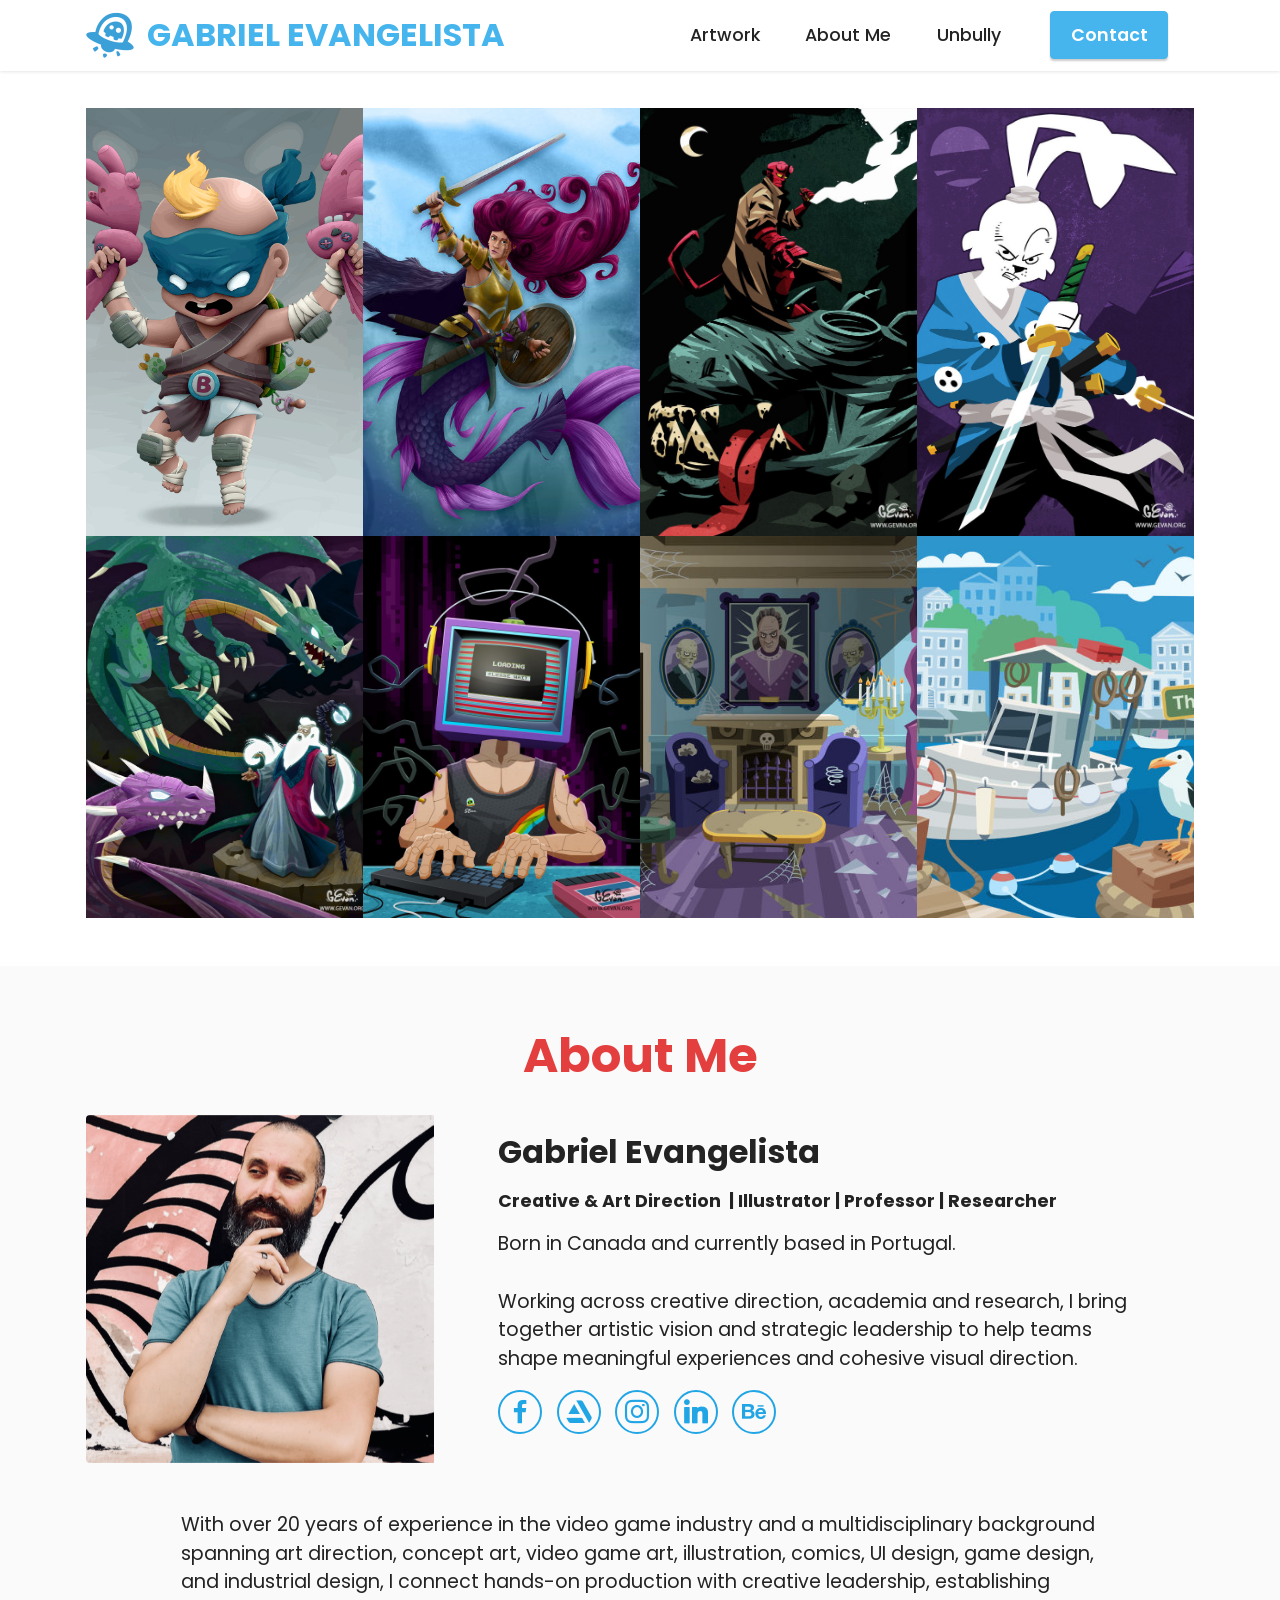
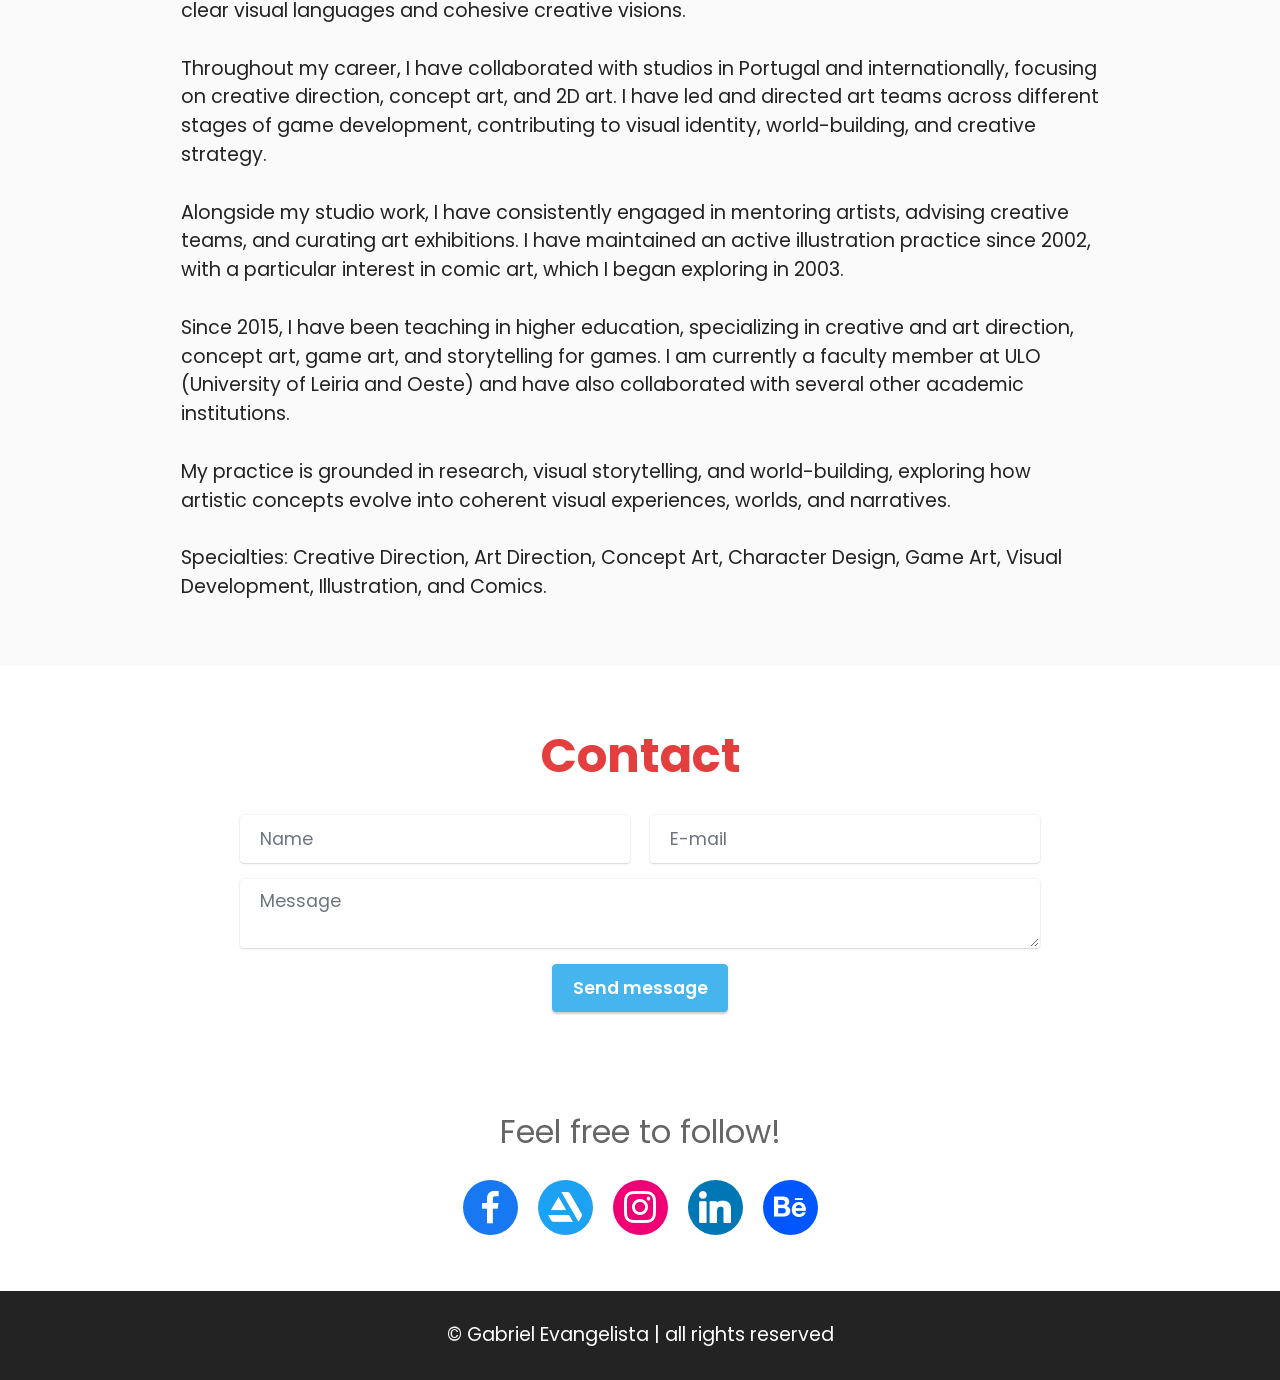
<file: index.html>
<!DOCTYPE html>
<html  >
<head>
  <!-- Site made with Mobirise Website Builder v6.1.12, https://mobirise.com -->
  <meta charset="UTF-8">
  <meta http-equiv="X-UA-Compatible" content="IE=edge">
  <meta name="generator" content="Mobirise v6.1.12, mobirise.com">
  <meta name="viewport" content="width=device-width, initial-scale=1, minimum-scale=1">
  <link rel="shortcut icon" href="assets/images/siteicon-96x96.png" type="image/x-icon">
  <meta name="description" content="">
  
  
  <title>GEvan..</title>
  <link rel="stylesheet" href="assets/web/assets/mobirise-icons2/mobirise2.css">
  <link rel="stylesheet" href="assets/bootstrap/css/bootstrap.min.css">
  <link rel="stylesheet" href="assets/animatecss/animate.css">
  <link rel="stylesheet" href="assets/dropdown/css/style.css">
  <link rel="stylesheet" href="assets/socicon/css/styles.css">
  <link rel="stylesheet" href="assets/theme/css/style.css">
  <link rel="preload" href="https://fonts.googleapis.com/css?family=Poppins:100,100i,200,200i,300,300i,400,400i,500,500i,600,600i,700,700i,800,800i,900,900i&display=swap" as="style" onload="this.onload=null;this.rel='stylesheet'">
  <noscript><link rel="stylesheet" href="https://fonts.googleapis.com/css?family=Poppins:100,100i,200,200i,300,300i,400,400i,500,500i,600,600i,700,700i,800,800i,900,900i&display=swap"></noscript>
  <link rel="preload" as="style" href="assets/mobirise/css/mbr-additional.css?v=KvG4lf"><link rel="stylesheet" href="assets/mobirise/css/mbr-additional.css?v=KvG4lf" type="text/css">

  
  
  
</head>
<body>
  
  <section data-bs-version="5.1" class="menu menu2 cid-sFF0ciwnEL" once="menu" id="menu2-0">
    
    <nav class="navbar navbar-dropdown navbar-fixed-top navbar-expand-lg">
        <div class="container">
            <div class="navbar-brand">
                <span class="navbar-logo">
                    <a href="index.html#gallery4-4">
                        <img src="assets/images/siteicon-96x96.png" alt="" style="height: 3rem;">
                    </a>
                </span>
                <span class="navbar-caption-wrap"><a class="navbar-caption text-info text-primary display-5" href="index.html#gallery4-4">GABRIEL EVANGELISTA</a></span>
            </div>
            <button class="navbar-toggler" type="button" data-toggle="collapse" data-bs-toggle="collapse" data-target="#navbarSupportedContent" data-bs-target="#navbarSupportedContent" aria-controls="navbarNavAltMarkup" aria-expanded="false" aria-label="Toggle navigation">
                <div class="hamburger">
                    <span></span>
                    <span></span>
                    <span></span>
                    <span></span>
                </div>
            </button>
            <div class="collapse navbar-collapse" id="navbarSupportedContent">
                <ul class="navbar-nav nav-dropdown" data-app-modern-menu="true"><li class="nav-item"><a class="nav-link link text-black display-4" href="index.html#gallery4-4">Artwork</a></li><li class="nav-item"><a class="nav-link link text-black display-4" href="index.html#header13-j">About Me</a></li>
                    <li class="nav-item"><a class="nav-link link text-black text-primary display-4" href="https://unbullygame.gevan.art" target="_blank">Unbully</a></li></ul>
                
                <div class="navbar-buttons mbr-section-btn"><a class="btn btn-info display-4" href="index.html#form5-1">
                        Contact<br></a></div>
            </div>
        </div>
    </nav>
</section>

<section data-bs-version="5.1" class="gallery4 mbr-gallery cid-vcxXvM3bCz" id="gallery4-4">
    

    
    

    <div class="container">
        
        <div class="row mbr-gallery mt-4">
            <div class="col-12 col-md-6 col-lg-3 item gallery-image">
                <div class="item-wrapper" data-toggle="modal" data-bs-toggle="modal" data-target="#vwSKFIP4e8-modal" data-bs-target="#vwSKFIP4e8-modal">
                    <img class="w-100" src="assets/images/babyfighter7-644x644.png" alt="Mobirise Website Builder" data-slide-to="0" data-bs-slide-to="0" data-target="#lb-vwSKFIP4e8" data-bs-target="#lb-vwSKFIP4e8">
                    <div class="icon-wrapper">
                        <span class="mobi-mbri mobi-mbri-search mbr-iconfont mbr-iconfont-btn"></span>
                    </div>
                </div>
                
            </div>
            <div class="col-12 col-md-6 col-lg-3 item gallery-image">
                <div class="item-wrapper" data-toggle="modal" data-bs-toggle="modal" data-target="#vwSKFIP4e8-modal" data-bs-target="#vwSKFIP4e8-modal">
                    <img class="w-100" src="assets/images/warriormermaid10-644x644.jpg" alt="Mobirise Website Builder" data-slide-to="1" data-bs-slide-to="1" data-target="#lb-vwSKFIP4e8" data-bs-target="#lb-vwSKFIP4e8">
                    <div class="icon-wrapper">
                        <span class="mobi-mbri mobi-mbri-search mbr-iconfont mbr-iconfont-btn"></span>
                    </div>
                </div>
                
            </div><div class="col-12 col-md-6 col-lg-3 item gallery-image">
                <div class="item-wrapper" data-toggle="modal" data-bs-toggle="modal" data-target="#vwSKFIP4e8-modal" data-bs-target="#vwSKFIP4e8-modal">
                    <img class="w-100" src="assets/images/hellboytribute02-644x915.jpg" alt="Mobirise Website Builder" data-slide-to="2" data-bs-slide-to="2" data-target="#lb-vwSKFIP4e8" data-bs-target="#lb-vwSKFIP4e8">
                    <div class="icon-wrapper">
                        <span class="mobi-mbri mobi-mbri-search mbr-iconfont mbr-iconfont-btn"></span>
                    </div>
                </div>
                
            </div>
            <div class="col-12 col-md-6 col-lg-3 item gallery-image">
                <div class="item-wrapper" data-toggle="modal" data-bs-toggle="modal" data-target="#vwSKFIP4e8-modal" data-bs-target="#vwSKFIP4e8-modal">
                    <img class="w-100" src="assets/images/usagiyojimbo02-644x995.jpg" alt="Mobirise Website Builder" data-slide-to="3" data-bs-slide-to="3" data-target="#lb-vwSKFIP4e8" data-bs-target="#lb-vwSKFIP4e8">
                    <div class="icon-wrapper">
                        <span class="mobi-mbri mobi-mbri-search mbr-iconfont mbr-iconfont-btn"></span>
                    </div>
                </div>
                
            </div>
            <div class="col-12 col-md-6 col-lg-3 item gallery-image">
                <div class="item-wrapper" data-toggle="modal" data-bs-toggle="modal" data-target="#vwSKFIP4e8-modal" data-bs-target="#vwSKFIP4e8-modal">
                    <img class="w-100" src="assets/images/fatherofdragons03-644x833.jpg" alt="Mobirise Website Builder" data-slide-to="4" data-bs-slide-to="4" data-target="#lb-vwSKFIP4e8" data-bs-target="#lb-vwSKFIP4e8">
                    <div class="icon-wrapper">
                        <span class="mobi-mbri mobi-mbri-search mbr-iconfont mbr-iconfont-btn"></span>
                    </div>
                </div>
                
            </div><div class="col-12 col-md-6 col-lg-3 item gallery-image">
                <div class="item-wrapper" data-toggle="modal" data-bs-toggle="modal" data-target="#vwSKFIP4e8-modal" data-bs-target="#vwSKFIP4e8-modal">
                    <img class="w-100" src="assets/images/pushstart-zxspectrum-5-644x888.jpg" alt="Mobirise Website Builder" data-slide-to="5" data-bs-slide-to="5" data-target="#lb-vwSKFIP4e8" data-bs-target="#lb-vwSKFIP4e8">
                    <div class="icon-wrapper">
                        <span class="mobi-mbri mobi-mbri-search mbr-iconfont mbr-iconfont-btn"></span>
                    </div>
                </div>
                
            </div><div class="col-12 col-md-6 col-lg-3 item gallery-image">
                <div class="item-wrapper" data-toggle="modal" data-bs-toggle="modal" data-target="#vwSKFIP4e8-modal" data-bs-target="#vwSKFIP4e8-modal">
                    <img class="w-100" src="assets/images/spookynights03-644x485.jpg" alt="Mobirise Website Builder" data-slide-to="6" data-bs-slide-to="6" data-target="#lb-vwSKFIP4e8" data-bs-target="#lb-vwSKFIP4e8">
                    <div class="icon-wrapper">
                        <span class="mobi-mbri mobi-mbri-search mbr-iconfont mbr-iconfont-btn"></span>
                    </div>
                </div>
                
            </div><div class="col-12 col-md-6 col-lg-3 item gallery-image">
                <div class="item-wrapper" data-toggle="modal" data-bs-toggle="modal" data-target="#vwSKFIP4e8-modal" data-bs-target="#vwSKFIP4e8-modal">
                    <img class="w-100" src="assets/images/smellwater03-644x485.jpg" alt="Mobirise Website Builder" data-slide-to="7" data-bs-slide-to="7" data-target="#lb-vwSKFIP4e8" data-bs-target="#lb-vwSKFIP4e8">
                    <div class="icon-wrapper">
                        <span class="mobi-mbri mobi-mbri-search mbr-iconfont mbr-iconfont-btn"></span>
                    </div>
                </div>
                
            </div>
        </div>

        <div class="modal mbr-slider" tabindex="-1" role="dialog" aria-hidden="true" id="vwSKFIP4e8-modal">
            <div class="modal-dialog" role="document">
                <div class="modal-content">
                    <div class="modal-body">
                        <div class="carousel slide carousel-fade" id="lb-vwSKFIP4e8" data-interval="5000" data-bs-interval="5000">
                            <div class="carousel-inner">
                                <div class="carousel-item active">
                                    <img class="d-block w-100" src="assets/images/babyfighter7-644x644.png" alt="Mobirise Website Builder">
                                </div>
                                <div class="carousel-item">
                                    <img class="d-block w-100" src="assets/images/warriormermaid10-644x644.jpg" alt="Mobirise Website Builder">
                                </div><div class="carousel-item">
                                    <img class="d-block w-100" src="assets/images/hellboytribute02-644x915.jpg" alt="Mobirise Website Builder">
                                </div>
                                <div class="carousel-item">
                                    <img class="d-block w-100" src="assets/images/usagiyojimbo02-644x995.jpg" alt="Mobirise Website Builder">
                                </div>
                                <div class="carousel-item">
                                    <img class="d-block w-100" src="assets/images/fatherofdragons03-644x833.jpg" alt="Mobirise Website Builder">
                                </div><div class="carousel-item">
                                    <img class="d-block w-100" src="assets/images/pushstart-zxspectrum-5-644x888.jpg" alt="Mobirise Website Builder">
                                </div><div class="carousel-item">
                                    <img class="d-block w-100" src="assets/images/spookynights03-644x485.jpg" alt="Mobirise Website Builder">
                                </div><div class="carousel-item">
                                    <img class="d-block w-100" src="assets/images/smellwater03-644x485.jpg" alt="Mobirise Website Builder">
                                </div>
                            </div>
                            <ol class="carousel-indicators">
                                <li data-slide-to="0" data-bs-slide-to="0" class="active" data-target="#lb-vwSKFIP4e8" data-bs-target="#lb-vwSKFIP4e8"></li>
                                <li data-slide-to="1" data-bs-slide-to="1" data-target="#lb-vwSKFIP4e8" data-bs-target="#lb-vwSKFIP4e8"></li><li data-slide-to="2" data-bs-slide-to="2" data-target="#lb-vwSKFIP4e8" data-bs-target="#lb-vwSKFIP4e8"></li>
                                <li data-slide-to="3" data-bs-slide-to="3" data-target="#lb-vwSKFIP4e8" data-bs-target="#lb-vwSKFIP4e8"></li>
                                <li data-slide-to="4" data-bs-slide-to="4" data-target="#lb-vwSKFIP4e8" data-bs-target="#lb-vwSKFIP4e8"></li><li data-slide-to="5" data-bs-slide-to="5" data-target="#lb-vwSKFIP4e8" data-bs-target="#lb-vwSKFIP4e8"></li><li data-slide-to="6" data-bs-slide-to="6" data-target="#lb-vwSKFIP4e8" data-bs-target="#lb-vwSKFIP4e8"></li><li data-slide-to="7" data-bs-slide-to="7" data-target="#lb-vwSKFIP4e8" data-bs-target="#lb-vwSKFIP4e8"></li>
                            </ol>
                            <a role="button" href="" class="close" data-dismiss="modal" data-bs-dismiss="modal" aria-label="Close">
                            </a>
                            <a class="carousel-control-prev carousel-control" role="button" data-slide="prev" data-bs-slide="prev" href="#lb-vwSKFIP4e8">
                                <span class="mobi-mbri mobi-mbri-arrow-prev" aria-hidden="true"></span>
                                <span class="sr-only visually-hidden">Previous</span>
                            </a>
                            <a class="carousel-control-next carousel-control" role="button" data-slide="next" data-bs-slide="next" href="#lb-vwSKFIP4e8">
                                <span class="mobi-mbri mobi-mbri-arrow-next" aria-hidden="true"></span>
                                <span class="sr-only visually-hidden">Next</span>
                            </a>
                        </div>
                    </div>
                </div>
            </div>
        </div>
    </div>
</section>

<section data-bs-version="5.1" class="header13 cid-vcz3nymHnA" id="header13-j">

    

    
    

    <div class="align-center container">
        <div class="row justify-content-center">
            <div class="col-12 col-lg-10">
                <h1 class="mbr-section-title mbr-fonts-style mb-3 display-2"><strong>About Me</strong></h1>
                
                
                
                
            </div>
        </div>
    </div>
</section>

<section data-bs-version="5.1" class="team2 cid-vcyZNsQKcf" xmlns="http://www.w3.org/1999/html" id="team2-h">
    

    
    
    <div class="container">
        <div class="item features-image active">
            <div class="item-wrapper">
                <div class="row align-items-center">
                    <div class="col-12 col-md-4">
                        <div class="image-wrapper">
                            <img src="assets/images/gevan01-1024x1024.png" alt="Mobirise Website Builder" data-slide-to="1" data-bs-slide-to="1">
                        </div>
                    </div>
                    <div class="col-12 col-md">
                        <div class="card-box">
                            <h5 class="card-title mbr-fonts-style m-0 mb-3 display-5">
                                <strong>Gabriel Evangelista</strong></h5>
                            <h6 class="card-subtitle mbr-fonts-style mb-3 display-4">
                                <strong>Creative &amp; Art Direction&nbsp; | Illustrator | Professor | Researcher</strong></h6>
                            <p class="mbr-text mbr-fonts-style display-7">Born in Canada and currently based in Portugal.<br><br>Working across creative direction, academia and research, I bring together artistic vision and strategic leadership to help teams shape meaningful experiences and cohesive visual direction.</p>
                            <div class="social-row display-7">
                                <div class="soc-item">
                                    <a href="https://www.facebook.com/GEvan.Artwork/" target="_blank">
                                        <span class="mbr-iconfont socicon-facebook socicon"></span>
                                    </a>
                                </div>
                                <div class="soc-item">
                                    <a href="https://www.artstation.com/gevan" target="_blank">
                                        <span class="mbr-iconfont socicon-artstation socicon"></span>
                                    </a>
                                </div>
                                <div class="soc-item">
                                    <a href="https://www.instagram.com/gevan.artwork" target="_blank">
                                        <span class="mbr-iconfont socicon-instagram socicon"></span>
                                    </a>
                                </div>
                                <div class="soc-item">
                                    <a href="https://www.linkedin.com/in/gevan/" target="_blank">
                                        <span class="mbr-iconfont socicon-linkedin socicon"></span>
                                    </a>
                                </div>
                                <div class="soc-item">
                                    <a href="https://www.behance.net/GEvan" target="_blank">
                                        <span class="mbr-iconfont socicon-behance socicon"></span>
                                    </a>
                                </div>
                            </div>
                        </div>
                    </div>
                </div>
            </div>
        </div>
        
        
    </div>
</section>

<section data-bs-version="5.1" class="content5 cid-vcyb1ANEdr" id="content5-e">
    
    <div class="container">
        <div class="row justify-content-center">
            <div class="col-md-12 col-lg-10">
                
                
                <p class="mbr-text mbr-fonts-style display-7">With over 20 years of experience in the video game industry and a multidisciplinary background spanning art direction, concept art, video game art, illustration, comics, UI design, game design, and industrial design, I connect hands-on production with creative leadership, establishing clear visual languages and cohesive creative visions.<br><br>Throughout my career, I have collaborated with studios in Portugal and internationally, focusing on creative direction, concept art, and 2D art. I have led and directed art teams across different stages of game development, contributing to visual identity, world-building, and creative strategy.<br><br>Alongside my studio work, I have consistently engaged in mentoring artists, advising creative teams, and curating art exhibitions. I have maintained an active illustration practice since 2002, with a particular interest in comic art, which I began exploring in 2003.<br><br>Since 2015, I have been teaching in higher education, specializing in creative and art direction, concept art, game art, and storytelling for games. I am currently a faculty member at ULO (University of Leiria and Oeste) and have also collaborated with several other academic institutions.<br><br>My practice is grounded in research, visual storytelling, and world-building, exploring how artistic concepts evolve into coherent visual experiences, worlds, and narratives.<br><br>Specialties: Creative Direction, Art Direction, Concept Art, Character Design, Game Art, Visual Development, Illustration, and Comics.</p>
            </div>
        </div>
    </div>
</section>

<section data-bs-version="5.1" class="form5 cid-vcxSHqr6AM" id="form5-1">
    
    
    <div class="container-fluid">
        <div class="mbr-section-head">
            <h3 class="mbr-section-title mbr-fonts-style align-center mb-0 display-2">
                <strong>Contact</strong></h3>
            
        </div>
        <div class="row justify-content-center mt-4">
            <div class="col-lg-8 mx-auto mbr-form" data-form-type="formoid">
                <form action="https://mobirise.eu/" method="POST" class="mbr-form form-with-styler" data-form-title="Form Name"><input type="hidden" name="email" data-form-email="true" value="Thtbh+MGBEWMsafDA2Rx/TKTKQytykBoHnVfFApdBzgOrSywA3h/2E45UQUVW2rsb9wNPCzDxH92mGHaKXGalGQlnHk8gcSsJ5/tolgW3P/TqXNOpwbsoRbiC2jmhYi7">
                    <div class="row">
                        <div hidden="hidden" data-form-alert="" class="alert alert-success col-12">Thanks for filling out the form!</div>
                        <div hidden="hidden" data-form-alert-danger="" class="alert alert-danger col-12">
                            Oops...! some problem!
                        </div>
                    </div>
                    <div class="dragArea row">
                        <div class="col-md col-sm-12 form-group mb-3" data-for="name">
                            <input type="text" name="name" placeholder="Name" data-form-field="name" class="form-control" value="" id="name-form5-1">
                        </div>
                        <div class="col-md col-sm-12 form-group mb-3" data-for="email">
                            <input type="email" name="email" placeholder="E-mail" data-form-field="email" class="form-control" value="" id="email-form5-1">
                        </div>
                        
                        <div class="col-12 form-group mb-3" data-for="textarea">
                            <textarea name="textarea" placeholder="Message" data-form-field="textarea" class="form-control" id="textarea-form5-1"></textarea>
                        </div>
                        <div class="col-lg-12 col-md-12 col-sm-12 align-center mbr-section-btn"><button type="submit" class="btn btn-info display-4">Send message</button></div>
                    </div>
                </form>
            </div>
        </div>
    </div>
</section>

<section data-bs-version="5.1" class="share3 cid-vcxTnx4QVA" id="share3-2">
    
     
    
    
    

    <div class="container">
        <div class="media-container-row">
            <div class="col-12">
                <h3 class="mbr-section-title align-center mb-3 mbr-fonts-style display-5">
                    Feel free to follow!
                </h3>
                <div class="social-list align-center">
                   
                    <a class="iconfont-wrapper bg-facebook m-2 " target="_blank" href="https://www.facebook.com/GEvan.Artwork/">
                            <span class="socicon-facebook socicon"></span>
                        </a>
                        <a class="iconfont-wrapper bg-twitter m-2" href="https://www.artstation.com/gevan" target="_blank">
                            <span class="socicon-artstation socicon"></span>
                        </a>
                        <a class="iconfont-wrapper bg-instagram m-2" href="https://www.instagram.com/gevan.artwork" target="_blank">
                            <span class="socicon-instagram socicon"></span>
                        </a>
                        
                        
                        <a class="iconfont-wrapper bg-linkedin m-2" href="https://www.linkedin.com/in/gevan/" target="_blank">
                            <span class="socicon-linkedin socicon"></span>
                        </a>
                        <a class="iconfont-wrapper bg-behance m-2" href="https://www.behance.net/GEvan" target="_blank">
                            <span class="socicon-behance socicon"></span>
                        </a>
                        
                        
                        
                        
                </div>
            </div>
        </div>
    </div>
</section>

<section data-bs-version="5.1" class="footer7 cid-sFF3CYc3p7" once="footers" id="footer7-9">

    

    

    <div class="container">
        <div class="media-container-row align-center mbr-white">
            <div class="col-12">
                <p class="mbr-text mb-0 mbr-fonts-style display-7">
                    ​© Gabriel Evangelista | all rights reserved
                </p>
            </div>
        </div>
    </div>
</section><script src="assets/bootstrap/js/bootstrap.bundle.min.js"></script>  <script src="assets/smoothscroll/smooth-scroll.js"></script>  <script src="assets/ytplayer/index.js"></script>  <script src="assets/dropdown/js/navbar-dropdown.js"></script>  <script src="assets/theme/js/script.js"></script>  <script src="assets/formoid/formoid.min.js"></script>  
  
  
 <div id="scrollToTop" class="scrollToTop mbr-arrow-up"><a style="text-align: center;"><i class="mbr-arrow-up-icon mbr-arrow-up-icon-cm cm-icon cm-icon-smallarrow-up"></i></a></div>
    <input name="animation" type="hidden">
  </body>
</html>
</file>
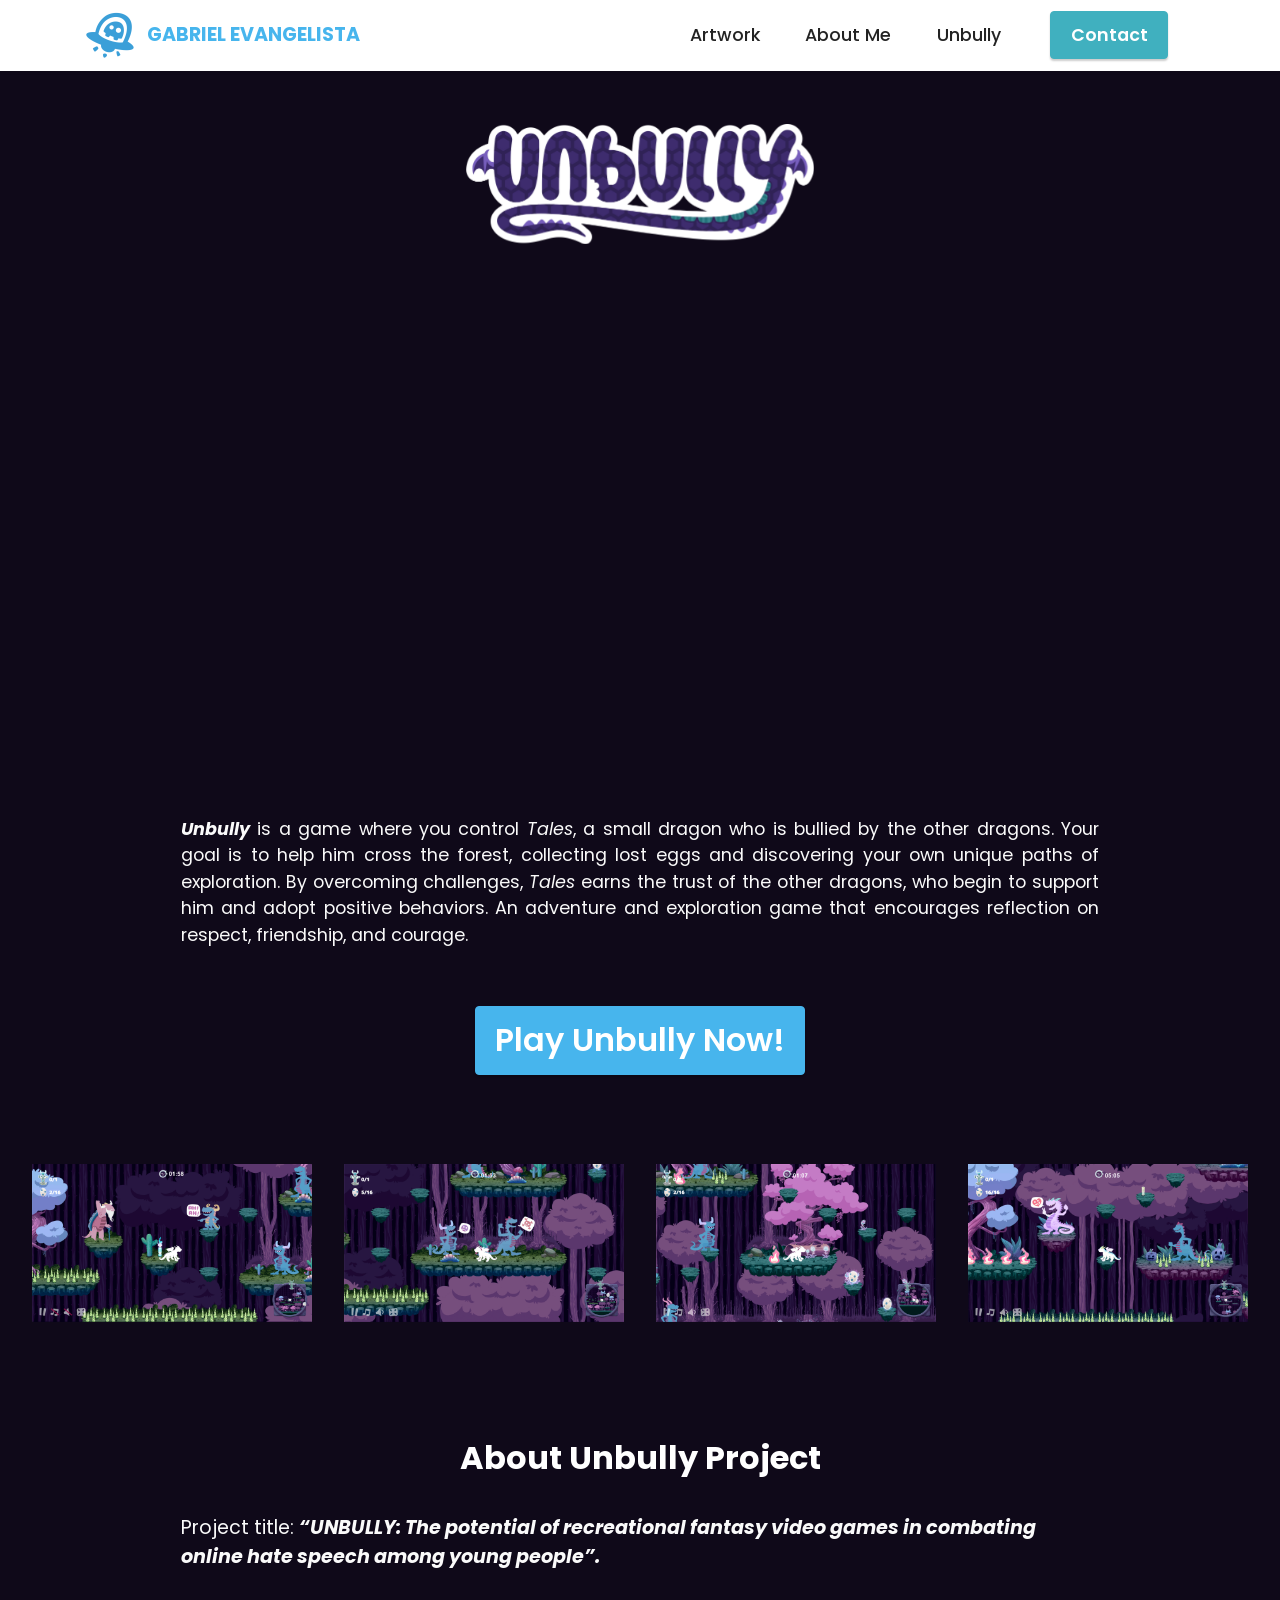
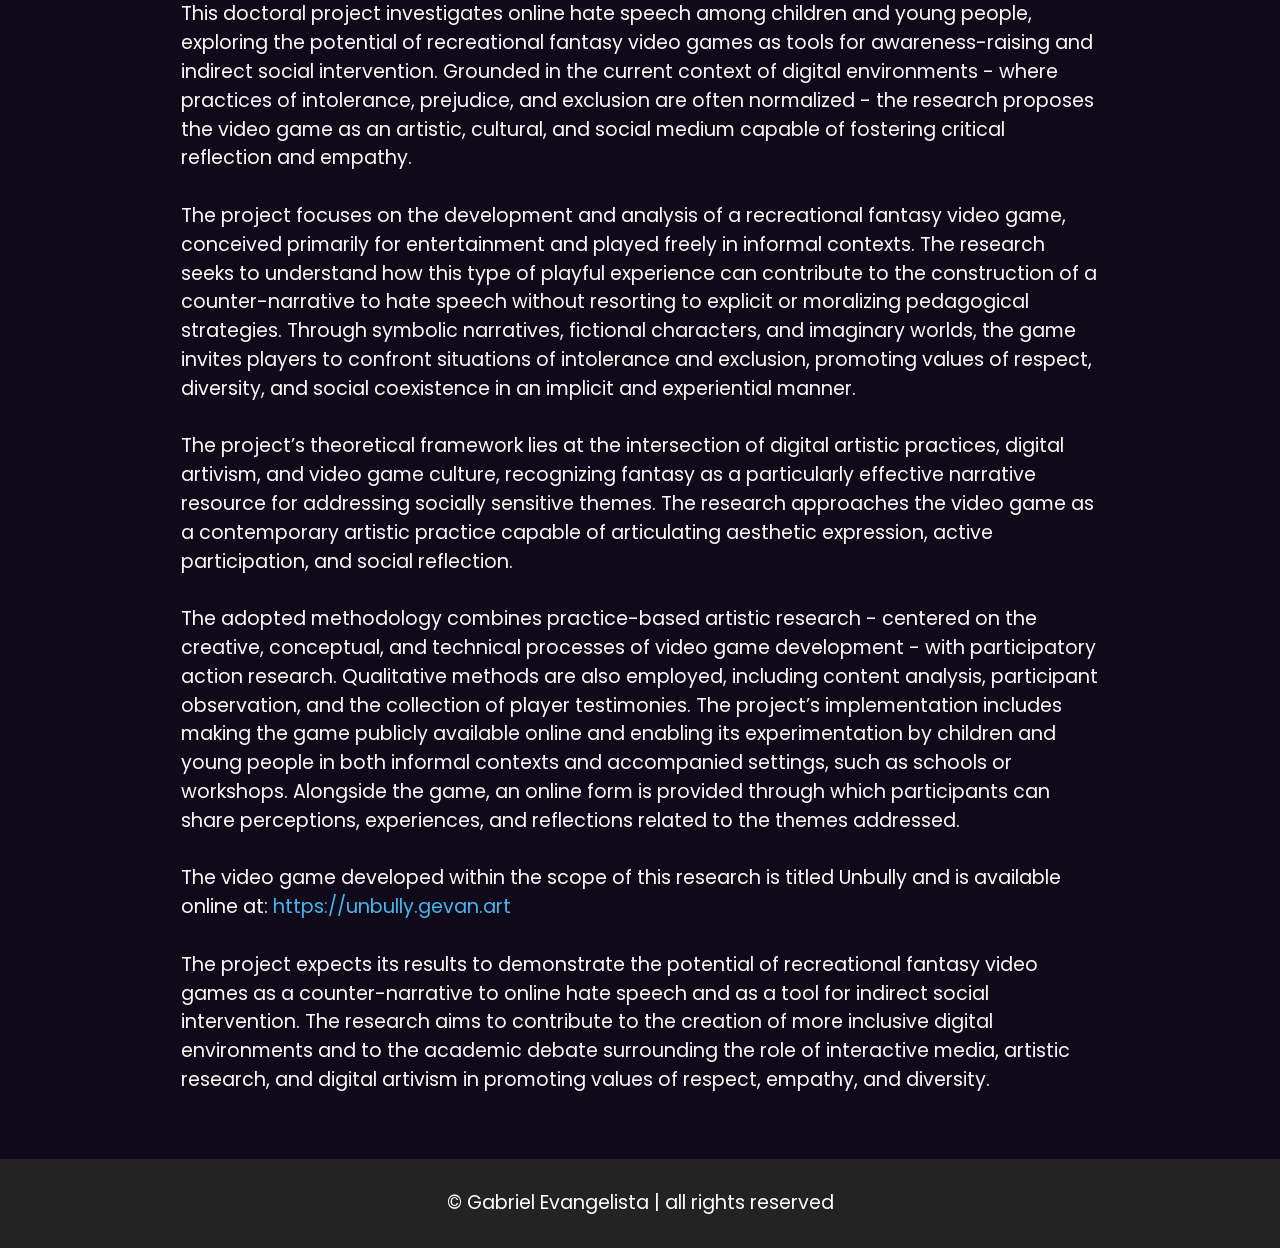
<file: page1.html>
<!DOCTYPE html>
<html  >
<head>
  <!-- Site made with Mobirise Website Builder v6.1.12, https://mobirise.com -->
  <meta charset="UTF-8">
  <meta http-equiv="X-UA-Compatible" content="IE=edge">
  <meta name="generator" content="Mobirise v6.1.12, mobirise.com">
  <meta name="viewport" content="width=device-width, initial-scale=1, minimum-scale=1">
  <link rel="shortcut icon" href="assets/images/siteicon-96x96.png" type="image/x-icon">
  <meta name="description" content="">
  
  
  <title>Unbully</title>
  <link rel="stylesheet" href="assets/web/assets/mobirise-icons2/mobirise2.css">
  <link rel="stylesheet" href="assets/bootstrap/css/bootstrap.min.css">
  <link rel="stylesheet" href="assets/animatecss/animate.css">
  <link rel="stylesheet" href="assets/dropdown/css/style.css">
  <link rel="stylesheet" href="assets/socicon/css/styles.css">
  <link rel="stylesheet" href="assets/theme/css/style.css">
  <link rel="preload" href="https://fonts.googleapis.com/css?family=Poppins:100,100i,200,200i,300,300i,400,400i,500,500i,600,600i,700,700i,800,800i,900,900i&display=swap" as="style" onload="this.onload=null;this.rel='stylesheet'">
  <noscript><link rel="stylesheet" href="https://fonts.googleapis.com/css?family=Poppins:100,100i,200,200i,300,300i,400,400i,500,500i,600,600i,700,700i,800,800i,900,900i&display=swap"></noscript>
  <link rel="preload" as="style" href="assets/mobirise/css/mbr-additional.css?v=AF8TIl"><link rel="stylesheet" href="assets/mobirise/css/mbr-additional.css?v=AF8TIl" type="text/css">

  
  
  
</head>
<body>
  
  <section data-bs-version="5.1" class="menu menu2 cid-sFF0ciwnEL" once="menu" id="menu2-7">
    
    <nav class="navbar navbar-dropdown navbar-fixed-top navbar-expand-lg">
        <div class="container">
            <div class="navbar-brand">
                <span class="navbar-logo">
                    <a href="index.html#top">
                        <img src="assets/images/siteicon-96x96.png" alt="" style="height: 3rem;">
                    </a>
                </span>
                <span class="navbar-caption-wrap"><a class="navbar-caption text-info text-primary display-7" href="index.html#gallery4-4">GABRIEL EVANGELISTA</a></span>
            </div>
            <button class="navbar-toggler" type="button" data-toggle="collapse" data-bs-toggle="collapse" data-target="#navbarSupportedContent" data-bs-target="#navbarSupportedContent" aria-controls="navbarNavAltMarkup" aria-expanded="false" aria-label="Toggle navigation">
                <div class="hamburger">
                    <span></span>
                    <span></span>
                    <span></span>
                    <span></span>
                </div>
            </button>
            <div class="collapse navbar-collapse" id="navbarSupportedContent">
                <ul class="navbar-nav nav-dropdown" data-app-modern-menu="true"><li class="nav-item"><a class="nav-link link text-black text-primary display-4" href="index.html#gallery4-4">Artwork</a></li><li class="nav-item"><a class="nav-link link text-black text-primary display-4" href="index.html#header13-j">About Me</a></li>
                    <li class="nav-item"><a class="nav-link link text-black text-primary display-4" href="page1.html">Unbully</a></li></ul>
                
                <div class="navbar-buttons mbr-section-btn"><a class="btn btn-success display-4" href="index.html#form5-1">
                        Contact<br></a></div>
            </div>
        </div>
    </nav>
</section>

<section data-bs-version="5.1" class="image3 cid-vczdC1V7ly" id="image3-k">
    

    
    

    <div class="container">
        <div class="row justify-content-center">
            <div class="col-12 col-lg-4">
                <div class="image-wrapper">
                    <img src="assets/images/unbullylogo-1756x606.png" alt="Mobirise Website Builder">
                    
                </div>
            </div>
        </div>
    </div>
</section>

<section data-bs-version="5.1" class="video2 cid-vcy5MOF79r" id="video2-9">
    
    
    
    <div class="container">
        
        <div class="row justify-content-center mt-4">
            <div class="col-12 col-md-10 video-block">
                <div class="video-wrapper"><iframe class="mbr-embedded-video" src="https://www.youtube.com/embed/XfeAUYcSJuM?rel=0&amp;amp;mute=1&amp;showinfo=0&amp;autoplay=1&amp;loop=0" width="1280" height="720" frameborder="0" allowfullscreen></iframe></div>
                <p class="mbr-text pt-2 mbr-fonts-style display-4"><em><strong>Unbully</strong></em> is a game where you control <em>Tales</em>, a small dragon who is bullied by the other dragons. Your goal is to help him cross the forest, collecting lost eggs and discovering your own unique paths of exploration. By overcoming challenges, <em>Tales</em> earns the trust of the other dragons, who begin to support him and adopt positive behaviors. An adventure and exploration game that encourages reflection on respect, friendship, and courage.</p>
            </div>
        </div>
    </div>
</section>

<section data-bs-version="5.1" class="info1 cid-vczhNpJFhl" id="info1-n">
    

    
    
    <div class="align-center container">
        <div class="row justify-content-center">
            <div class="col-12 col-lg-8">
                
                
                <div class="mbr-section-btn"><a class="btn btn-info display-5" href="https://unbully.gevan.art" target="_blank">Play Unbully Now!</a></div>
            </div>
        </div>
    </div>
</section>

<section data-bs-version="5.1" class="gallery6 mbr-gallery cid-vczgTL55ZV" id="gallery6-m">
    

    
    

    <div class="container-fluid">
        
        <div class="row mbr-gallery mt-4">
            <div class="col-12 col-md-6 col-lg-3 item gallery-image">
                <div class="item-wrapper" data-toggle="modal" data-bs-toggle="modal" data-target="#vczPO5igIN-modal" data-bs-target="#vczPO5igIN-modal">
                    <img class="w-100" src="assets/images/gameplay01-888x500.png" alt="Mobirise Website Builder" data-slide-to="0" data-bs-slide-to="0" data-target="#lb-vczPO5igIN" data-bs-target="#lb-vczPO5igIN">
                    <div class="icon-wrapper">
                        <span class="mobi-mbri mobi-mbri-search mbr-iconfont mbr-iconfont-btn"></span>
                    </div>
                </div>
                
            </div>
            <div class="col-12 col-md-6 col-lg-3 item gallery-image">
                <div class="item-wrapper" data-toggle="modal" data-bs-toggle="modal" data-target="#vczPO5igIN-modal" data-bs-target="#vczPO5igIN-modal">
                    <img class="w-100" src="assets/images/gameplay02-888x500.png" alt="Mobirise Website Builder" data-slide-to="1" data-bs-slide-to="1" data-target="#lb-vczPO5igIN" data-bs-target="#lb-vczPO5igIN">
                    <div class="icon-wrapper">
                        <span class="mobi-mbri mobi-mbri-search mbr-iconfont mbr-iconfont-btn"></span>
                    </div>
                </div>
                
            </div>
            <div class="col-12 col-md-6 col-lg-3 item gallery-image">
                <div class="item-wrapper" data-toggle="modal" data-bs-toggle="modal" data-target="#vczPO5igIN-modal" data-bs-target="#vczPO5igIN-modal">
                    <img class="w-100" src="assets/images/gameplay03-888x500.png" alt="Mobirise Website Builder" data-slide-to="2" data-bs-slide-to="2" data-target="#lb-vczPO5igIN" data-bs-target="#lb-vczPO5igIN">
                    <div class="icon-wrapper">
                        <span class="mobi-mbri mobi-mbri-search mbr-iconfont mbr-iconfont-btn"></span>
                    </div>
                </div>
                
            </div>
            <div class="col-12 col-md-6 col-lg-3 item gallery-image">
                <div class="item-wrapper" data-toggle="modal" data-bs-toggle="modal" data-target="#vczPO5igIN-modal" data-bs-target="#vczPO5igIN-modal">
                    <img class="w-100" src="assets/images/gameplay04-888x500.png" alt="Mobirise Website Builder" data-slide-to="3" data-bs-slide-to="3" data-target="#lb-vczPO5igIN" data-bs-target="#lb-vczPO5igIN">
                    <div class="icon-wrapper">
                        <span class="mobi-mbri mobi-mbri-search mbr-iconfont mbr-iconfont-btn"></span>
                    </div>
                </div>
                
            </div>
        </div>

        <div class="modal mbr-slider" tabindex="-1" role="dialog" aria-hidden="true" id="vczPO5igIN-modal">
            <div class="modal-dialog" role="document">
                <div class="modal-content">
                    <div class="modal-body">
                        <div class="carousel slide carousel-fade" id="lb-vczPO5igIN" data-interval="5000" data-bs-interval="5000">
                            <div class="carousel-inner">
                                <div class="carousel-item active">
                                    <img class="d-block w-100" src="assets/images/gameplay01-888x500.png" alt="Mobirise Website Builder">
                                </div>
                                <div class="carousel-item">
                                    <img class="d-block w-100" src="assets/images/gameplay02-888x500.png" alt="Mobirise Website Builder">
                                </div>
                                <div class="carousel-item">
                                    <img class="d-block w-100" src="assets/images/gameplay03-888x500.png" alt="Mobirise Website Builder">
                                </div>
                                <div class="carousel-item">
                                    <img class="d-block w-100" src="assets/images/gameplay04-888x500.png" alt="Mobirise Website Builder">
                                </div>
                            </div>
                            <ol class="carousel-indicators">
                                <li data-slide-to="0" data-bs-slide-to="0" class="active" data-target="#lb-vczPO5igIN" data-bs-target="#lb-vczPO5igIN"></li>
                                <li data-slide-to="1" data-bs-slide-to="1" data-target="#lb-vczPO5igIN" data-bs-target="#lb-vczPO5igIN"></li>
                                <li data-slide-to="2" data-bs-slide-to="2" data-target="#lb-vczPO5igIN" data-bs-target="#lb-vczPO5igIN"></li>
                                <li data-slide-to="3" data-bs-slide-to="3" data-target="#lb-vczPO5igIN" data-bs-target="#lb-vczPO5igIN"></li>
                            </ol>
                            <a role="button" href="" class="close" data-dismiss="modal" data-bs-dismiss="modal" aria-label="Close">
                            </a>
                            <a class="carousel-control-prev carousel-control" role="button" data-slide="prev" data-bs-slide="prev" href="#lb-vczPO5igIN">
                                <span class="mobi-mbri mobi-mbri-arrow-prev" aria-hidden="true"></span>
                                <span class="sr-only visually-hidden">Previous</span>
                            </a>
                            <a class="carousel-control-next carousel-control" role="button" data-slide="next" data-bs-slide="next" href="#lb-vczPO5igIN">
                                <span class="mobi-mbri mobi-mbri-arrow-next" aria-hidden="true"></span>
                                <span class="sr-only visually-hidden">Next</span>
                            </a>
                        </div>
                    </div>
                </div>
            </div>
        </div>
    </div>
</section>

<section data-bs-version="5.1" class="content5 cid-vczeSjakJp" id="content5-l">
    
    <div class="container">
        <div class="row justify-content-center">
            <div class="col-md-12 col-lg-10">
                <h3 class="mbr-section-title mbr-fonts-style mb-4 display-5">
                    <strong>About Unbully Project</strong></h3>
                
                <p class="mbr-text mbr-fonts-style display-7">Project title: <strong><em>“UNBULLY: The potential of recreational fantasy video games in combating online hate speech among young people”.</em></strong><br><br>This doctoral project investigates online hate speech among children and young people, exploring the potential of recreational fantasy video games as tools for awareness-raising and indirect social intervention. Grounded in the current context of digital environments - where practices of intolerance, prejudice, and exclusion are often normalized - the research proposes the video game as an artistic, cultural, and social medium capable of fostering critical reflection and empathy.<br><br>The project focuses on the development and analysis of a recreational fantasy video game, conceived primarily for entertainment and played freely in informal contexts. The research seeks to understand how this type of playful experience can contribute to the construction of a counter-narrative to hate speech without resorting to explicit or moralizing pedagogical strategies. Through symbolic narratives, fictional characters, and imaginary worlds, the game invites players to confront situations of intolerance and exclusion, promoting values of respect, diversity, and social coexistence in an implicit and experiential manner.<br><br>The project’s theoretical framework lies at the intersection of digital artistic practices, digital artivism, and video game culture, recognizing fantasy as a particularly effective narrative resource for addressing socially sensitive themes. The research approaches the video game as a contemporary artistic practice capable of articulating aesthetic expression, active participation, and social reflection.<br><br>The adopted methodology combines practice-based artistic research - centered on the creative, conceptual, and technical processes of video game development - with participatory action research. Qualitative methods are also employed, including content analysis, participant observation, and the collection of player testimonies. The project’s implementation includes making the game publicly available online and enabling its experimentation by children and young people in both informal contexts and accompanied settings, such as schools or workshops. Alongside the game, an online form is provided through which participants can share perceptions, experiences, and reflections related to the themes addressed.<br><br>The video game developed within the scope of this research is titled Unbully and is available online at: <em><strong><a href="https://unbully.gevan.art" class="text-info">https://unbully.gevan.art</a></strong></em><br><br>The project expects its results to demonstrate the potential of recreational fantasy video games as a counter-narrative to online hate speech and as a tool for indirect social intervention. The research aims to contribute to the creation of more inclusive digital environments and to the academic debate surrounding the role of interactive media, artistic research, and digital artivism in promoting values of respect, empathy, and diversity.<br></p>
            </div>
        </div>
    </div>
</section>

<section data-bs-version="5.1" class="footer7 cid-sFF3CYc3p7" once="footers" id="footer7-8">

    

    

    <div class="container">
        <div class="media-container-row align-center mbr-white">
            <div class="col-12">
                <p class="mbr-text mb-0 mbr-fonts-style display-7">
                    ​© Gabriel Evangelista | all rights reserved
                </p>
            </div>
        </div>
    </div>
</section><script src="assets/bootstrap/js/bootstrap.bundle.min.js"></script>  <script src="assets/smoothscroll/smooth-scroll.js"></script>  <script src="assets/ytplayer/index.js"></script>  <script src="assets/playervimeo/vimeo_player.js"></script>  <script src="assets/dropdown/js/navbar-dropdown.js"></script>  <script src="assets/theme/js/script.js"></script>  
  
  
 <div id="scrollToTop" class="scrollToTop mbr-arrow-up"><a style="text-align: center;"><i class="mbr-arrow-up-icon mbr-arrow-up-icon-cm cm-icon cm-icon-smallarrow-up"></i></a></div>
    <input name="animation" type="hidden">
  </body>
</html>
</file>
<file: assets/web/assets/mobirise-icons2/mobirise2.css>
@font-face {
  font-family: 'Moririse2';
  font-display: swap;
  src:  url('mobirise2.eot?f2bix4');
  src:  url('mobirise2.eot?f2bix4#iefix') format('embedded-opentype'),
    url('mobirise2.woff2?f2bix4') format('woff2'),
    url('mobirise2.woff?f2bix4') format('woff'),
    url('mobirise2.ttf?f2bix4') format('truetype'),
    url('mobirise2.svg?f2bix4#mobirise2') format('svg');
  font-weight: normal;
  font-style: normal;
}

[class^="mobi-"], [class*=" mobi-"] {
  /* use !important to prevent issues with browser extensions that change fonts */
  font-family: 'Moririse2' !important;
  speak: none;
  font-style: normal;
  font-weight: normal;
  font-variant: normal;
  text-transform: none;
  line-height: 1;

  /* Better Font Rendering =========== */
  -webkit-font-smoothing: antialiased;
  -moz-osx-font-smoothing: grayscale;
}

.mobi-mbri-add-submenu:before {
  content: "\e900";
}
.mobi-mbri-alert:before {
  content: "\e901";
}
.mobi-mbri-align-center:before {
  content: "\e902";
}
.mobi-mbri-align-justify:before {
  content: "\e903";
}
.mobi-mbri-align-left:before {
  content: "\e904";
}
.mobi-mbri-align-right:before {
  content: "\e905";
}
.mobi-mbri-android:before {
  content: "\e906";
}
.mobi-mbri-apple:before {
  content: "\e907";
}
.mobi-mbri-arrow-down:before {
  content: "\e908";
}
.mobi-mbri-arrow-next:before {
  content: "\e909";
}
.mobi-mbri-arrow-prev:before {
  content: "\e90a";
}
.mobi-mbri-arrow-up:before {
  content: "\e90b";
}
.mobi-mbri-bold:before {
  content: "\e90c";
}
.mobi-mbri-bookmark:before {
  content: "\e90d";
}
.mobi-mbri-bootstrap:before {
  content: "\e90e";
}
.mobi-mbri-briefcase:before {
  content: "\e90f";
}
.mobi-mbri-browse:before {
  content: "\e910";
}
.mobi-mbri-bulleted-list:before {
  content: "\e911";
}
.mobi-mbri-calendar:before {
  content: "\e912";
}
.mobi-mbri-camera:before {
  content: "\e913";
}
.mobi-mbri-cart-add:before {
  content: "\e914";
}
.mobi-mbri-cart-full:before {
  content: "\e915";
}
.mobi-mbri-cash:before {
  content: "\e916";
}
.mobi-mbri-change-style:before {
  content: "\e917";
}
.mobi-mbri-chat:before {
  content: "\e918";
}
.mobi-mbri-clock:before {
  content: "\e919";
}
.mobi-mbri-close:before {
  content: "\e91a";
}
.mobi-mbri-cloud:before {
  content: "\e91b";
}
.mobi-mbri-code:before {
  content: "\e91c";
}
.mobi-mbri-contact-form:before {
  content: "\e91d";
}
.mobi-mbri-credit-card:before {
  content: "\e91e";
}
.mobi-mbri-cursor-click:before {
  content: "\e91f";
}
.mobi-mbri-cust-feedback:before {
  content: "\e920";
}
.mobi-mbri-database:before {
  content: "\e921";
}
.mobi-mbri-delivery:before {
  content: "\e922";
}
.mobi-mbri-desktop:before {
  content: "\e923";
}
.mobi-mbri-devices:before {
  content: "\e924";
}
.mobi-mbri-down:before {
  content: "\e925";
}
.mobi-mbri-download-2:before {
  content: "\e926";
}
.mobi-mbri-download:before {
  content: "\e927";
}
.mobi-mbri-drag-n-drop-2:before {
  content: "\e928";
}
.mobi-mbri-drag-n-drop:before {
  content: "\e929";
}
.mobi-mbri-edit-2:before {
  content: "\e92a";
}
.mobi-mbri-edit:before {
  content: "\e92b";
}
.mobi-mbri-error:before {
  content: "\e92c";
}
.mobi-mbri-extension:before {
  content: "\e92d";
}
.mobi-mbri-features:before {
  content: "\e92e";
}
.mobi-mbri-file:before {
  content: "\e92f";
}
.mobi-mbri-flag:before {
  content: "\e930";
}
.mobi-mbri-folder:before {
  content: "\e931";
}
.mobi-mbri-gift:before {
  content: "\e932";
}
.mobi-mbri-github:before {
  content: "\e933";
}
.mobi-mbri-globe-2:before {
  content: "\e934";
}
.mobi-mbri-globe:before {
  content: "\e935";
}
.mobi-mbri-growing-chart:before {
  content: "\e936";
}
.mobi-mbri-hearth:before {
  content: "\e937";
}
.mobi-mbri-help:before {
  content: "\e938";
}
.mobi-mbri-home:before {
  content: "\e939";
}
.mobi-mbri-hot-cup:before {
  content: "\e93a";
}
.mobi-mbri-idea:before {
  content: "\e93b";
}
.mobi-mbri-image-gallery:before {
  content: "\e93c";
}
.mobi-mbri-image-slider:before {
  content: "\e93d";
}
.mobi-mbri-info:before {
  content: "\e93e";
}
.mobi-mbri-italic:before {
  content: "\e93f";
}
.mobi-mbri-key:before {
  content: "\e940";
}
.mobi-mbri-laptop:before {
  content: "\e941";
}
.mobi-mbri-layers:before {
  content: "\e942";
}
.mobi-mbri-left-right:before {
  content: "\e943";
}
.mobi-mbri-left:before {
  content: "\e944";
}
.mobi-mbri-letter:before {
  content: "\e945";
}
.mobi-mbri-like:before {
  content: "\e946";
}
.mobi-mbri-link:before {
  content: "\e947";
}
.mobi-mbri-lock:before {
  content: "\e948";
}
.mobi-mbri-login:before {
  content: "\e949";
}
.mobi-mbri-logout:before {
  content: "\e94a";
}
.mobi-mbri-magic-stick:before {
  content: "\e94b";
}
.mobi-mbri-map-pin:before {
  content: "\e94c";
}
.mobi-mbri-menu:before {
  content: "\e94d";
}
.mobi-mbri-mobile-2:before {
  content: "\e94e";
}
.mobi-mbri-mobile-horizontal:before {
  content: "\e94f";
}
.mobi-mbri-mobile:before {
  content: "\e950";
}
.mobi-mbri-mobirise:before {
  content: "\e951";
}
.mobi-mbri-more-horizontal:before {
  content: "\e952";
}
.mobi-mbri-more-vertical:before {
  content: "\e953";
}
.mobi-mbri-music:before {
  content: "\e954";
}
.mobi-mbri-new-file:before {
  content: "\e955";
}
.mobi-mbri-numbered-list:before {
  content: "\e956";
}
.mobi-mbri-opened-folder:before {
  content: "\e957";
}
.mobi-mbri-pages:before {
  content: "\e958";
}
.mobi-mbri-paper-plane:before {
  content: "\e959";
}
.mobi-mbri-paperclip:before {
  content: "\e95a";
}
.mobi-mbri-phone:before {
  content: "\e95b";
}
.mobi-mbri-photo:before {
  content: "\e95c";
}
.mobi-mbri-photos:before {
  content: "\e95d";
}
.mobi-mbri-pin:before {
  content: "\e95e";
}
.mobi-mbri-play:before {
  content: "\e95f";
}
.mobi-mbri-plus:before {
  content: "\e960";
}
.mobi-mbri-preview:before {
  content: "\e961";
}
.mobi-mbri-print:before {
  content: "\e962";
}
.mobi-mbri-protect:before {
  content: "\e963";
}
.mobi-mbri-question:before {
  content: "\e964";
}
.mobi-mbri-quote-left:before {
  content: "\e965";
}
.mobi-mbri-quote-right:before {
  content: "\e966";
}
.mobi-mbri-redo:before {
  content: "\e967";
}
.mobi-mbri-refresh:before {
  content: "\e968";
}
.mobi-mbri-responsive-2:before {
  content: "\e969";
}
.mobi-mbri-responsive:before {
  content: "\e96a";
}
.mobi-mbri-right:before {
  content: "\e96b";
}
.mobi-mbri-rocket:before {
  content: "\e96c";
}
.mobi-mbri-sad-face:before {
  content: "\e96d";
}
.mobi-mbri-sale:before {
  content: "\e96e";
}
.mobi-mbri-save:before {
  content: "\e96f";
}
.mobi-mbri-search:before {
  content: "\e970";
}
.mobi-mbri-setting-2:before {
  content: "\e971";
}
.mobi-mbri-setting-3:before {
  content: "\e972";
}
.mobi-mbri-setting:before {
  content: "\e973";
}
.mobi-mbri-share:before {
  content: "\e974";
}
.mobi-mbri-shopping-bag:before {
  content: "\e975";
}
.mobi-mbri-shopping-basket:before {
  content: "\e976";
}
.mobi-mbri-shopping-cart:before {
  content: "\e977";
}
.mobi-mbri-sites:before {
  content: "\e978";
}
.mobi-mbri-smile-face:before {
  content: "\e979";
}
.mobi-mbri-speed:before {
  content: "\e97a";
}
.mobi-mbri-star:before {
  content: "\e97b";
}
.mobi-mbri-success:before {
  content: "\e97c";
}
.mobi-mbri-sun:before {
  content: "\e97d";
}
.mobi-mbri-sun2:before {
  content: "\e97e";
}
.mobi-mbri-tablet-vertical:before {
  content: "\e97f";
}
.mobi-mbri-tablet:before {
  content: "\e980";
}
.mobi-mbri-target:before {
  content: "\e981";
}
.mobi-mbri-timer:before {
  content: "\e982";
}
.mobi-mbri-to-ftp:before {
  content: "\e983";
}
.mobi-mbri-to-local-drive:before {
  content: "\e984";
}
.mobi-mbri-touch-swipe:before {
  content: "\e985";
}
.mobi-mbri-touch:before {
  content: "\e986";
}
.mobi-mbri-trash:before {
  content: "\e987";
}
.mobi-mbri-underline:before {
  content: "\e988";
}
.mobi-mbri-undo:before {
  content: "\e989";
}
.mobi-mbri-unlink:before {
  content: "\e98a";
}
.mobi-mbri-unlock:before {
  content: "\e98b";
}
.mobi-mbri-up-down:before {
  content: "\e98c";
}
.mobi-mbri-up:before {
  content: "\e98d";
}
.mobi-mbri-update:before {
  content: "\e98e";
}
.mobi-mbri-upload-2:before {
  content: "\e98f";
}
.mobi-mbri-upload:before {
  content: "\e990";
}
.mobi-mbri-user-2:before {
  content: "\e991";
}
.mobi-mbri-user:before {
  content: "\e992";
}
.mobi-mbri-users:before {
  content: "\e993";
}
.mobi-mbri-video-play:before {
  content: "\e994";
}
.mobi-mbri-video:before {
  content: "\e995";
}
.mobi-mbri-watch:before {
  content: "\e996";
}
.mobi-mbri-website-theme-2:before {
  content: "\e997";
}
.mobi-mbri-website-theme:before {
  content: "\e998";
}
.mobi-mbri-wifi:before {
  content: "\e999";
}
.mobi-mbri-windows:before {
  content: "\e99a";
}
.mobi-mbri-zoom-in:before {
  content: "\e99b";
}
.mobi-mbri-zoom-out:before {
  content: "\e99c";
}
</file>
<file: assets/dropdown/css/style.css>
.navbar-dropdown {
  left: 0;
  padding: 0;
  position: absolute;
  right: 0;
  top: 0;
  transition: all 0.45s ease;
  z-index: 1030;
  background: #282828; }
  .navbar-dropdown .navbar-logo {
    margin-right: 0.8rem;
    transition: margin 0.3s ease-in-out;
    vertical-align: middle; }
    .navbar-dropdown .navbar-logo img {
      height: 3.125rem;
      transition: all 0.3s ease-in-out; }
    .navbar-dropdown .navbar-logo.mbr-iconfont {
      font-size: 3.125rem;
      line-height: 3.125rem; }
  .navbar-dropdown .navbar-caption {
    font-weight: 700;
    white-space: normal;
    vertical-align: -4px;
    line-height: 3.125rem !important; }
    .navbar-dropdown .navbar-caption, .navbar-dropdown .navbar-caption:hover {
      color: inherit;
      text-decoration: none; }
  .navbar-dropdown .mbr-iconfont + .navbar-caption {
    vertical-align: -1px; }
  .navbar-dropdown.navbar-fixed-top {
    position: fixed; }
  .navbar-dropdown .navbar-brand span {
    vertical-align: -4px; }
  .navbar-dropdown.bg-color.transparent {
    background: none; }
  .navbar-dropdown.navbar-short .navbar-brand {
    padding: 0.625rem 0; }
    .navbar-dropdown.navbar-short .navbar-brand span {
      vertical-align: -1px; }
  .navbar-dropdown.navbar-short .navbar-caption {
    line-height: 2.375rem !important;
    vertical-align: -2px; }
  .navbar-dropdown.navbar-short .navbar-logo {
    margin-right: 0.5rem; }
    .navbar-dropdown.navbar-short .navbar-logo img {
      height: 2.375rem; }
    .navbar-dropdown.navbar-short .navbar-logo.mbr-iconfont {
      font-size: 2.375rem;
      line-height: 2.375rem; }
  .navbar-dropdown.navbar-short .mbr-table-cell {
    height: 3.625rem; }
  .navbar-dropdown .navbar-close {
    left: 0.6875rem;
    position: fixed;
    top: 0.75rem;
    z-index: 1000; }
  .navbar-dropdown .hamburger-icon {
    content: "";
    display: inline-block;
    vertical-align: middle;
    width: 16px;
    -webkit-box-shadow: 0 -6px 0 1px #282828,0 0 0 1px #282828,0 6px 0 1px #282828;
    -moz-box-shadow: 0 -6px 0 1px #282828,0 0 0 1px #282828,0 6px 0 1px #282828;
    box-shadow: 0 -6px 0 1px #282828,0 0 0 1px #282828,0 6px 0 1px #282828; }

.dropdown-menu .dropdown-toggle[data-toggle="dropdown-submenu"]::after {
  border-bottom: 0.35em solid transparent;
  border-left: 0.35em solid;
  border-right: 0;
  border-top: 0.35em solid transparent;
  margin-left: 0.3rem; }

.dropdown-menu .dropdown-item:focus {
  outline: 0; }

.nav-dropdown {
  font-size: 0.75rem;
  font-weight: 500;
  height: auto !important; }
  .nav-dropdown .nav-btn {
    padding-left: 1rem; }
  .nav-dropdown .link {
    margin: .667em 1.667em;
    font-weight: 500;
    padding: 0;
    transition: color .2s ease-in-out; }
    .nav-dropdown .link.dropdown-toggle {
      margin-right: 2.583em; }
      .nav-dropdown .link.dropdown-toggle::after {
        margin-left: .25rem;
        border-top: 0.35em solid;
        border-right: 0.35em solid transparent;
        border-left: 0.35em solid transparent;
        border-bottom: 0; }
      .nav-dropdown .link.dropdown-toggle[aria-expanded="true"] {
        margin: 0;
        padding: 0.667em 3.263em  0.667em 1.667em; }
  .nav-dropdown .link::after,
  .nav-dropdown .dropdown-item::after {
    color: inherit; }
  .nav-dropdown .btn {
    font-size: 0.75rem;
    font-weight: 700;
    letter-spacing: 0;
    margin-bottom: 0;
    padding-left: 1.25rem;
    padding-right: 1.25rem; }
  .nav-dropdown .dropdown-menu {
    border-radius: 0;
    border: 0;
    left: 0;
    margin: 0;
    padding-bottom: 1.25rem;
    padding-top: 1.25rem;
    position: relative; }
  .nav-dropdown .dropdown-submenu {
    margin-left: 0.125rem;
    top: 0; }
  .nav-dropdown .dropdown-item {
    font-weight: 500;
    line-height: 2;
    padding: 0.3846em 4.615em 0.3846em 1.5385em;
    position: relative;
    transition: color .2s ease-in-out, background-color .2s ease-in-out; }
    .nav-dropdown .dropdown-item::after {
      margin-top: -0.3077em;
      position: absolute;
      right: 1.1538em;
      top: 50%; }
    .nav-dropdown .dropdown-item:focus, .nav-dropdown .dropdown-item:hover {
      background: none; }

@media (max-width: 767px) {
  .nav-dropdown.navbar-toggleable-sm {
    bottom: 0;
    display: none;
    left: 0;
    overflow-x: hidden;
    position: fixed;
    top: 0;
    transform: translateX(-100%);
    -ms-transform: translateX(-100%);
    -webkit-transform: translateX(-100%);
    width: 18.75rem;
    z-index: 999; } }
.nav-dropdown.navbar-toggleable-xl {
  bottom: 0;
  display: none;
  left: 0;
  overflow-x: hidden;
  position: fixed;
  top: 0;
  transform: translateX(-100%);
  -ms-transform: translateX(-100%);
  -webkit-transform: translateX(-100%);
  width: 18.75rem;
  z-index: 999; }

.nav-dropdown-sm {
  display: block !important;
  overflow-x: hidden;
  overflow: auto;
  padding-top: 3.875rem; }
  .nav-dropdown-sm::after {
    content: "";
    display: block;
    height: 3rem;
    width: 100%; }
  .nav-dropdown-sm.collapse.in ~ .navbar-close {
    display: block !important; }
  .nav-dropdown-sm.collapsing, .nav-dropdown-sm.collapse.in {
    transform: translateX(0);
    -ms-transform: translateX(0);
    -webkit-transform: translateX(0);
    transition: all 0.25s ease-out;
    -webkit-transition: all 0.25s ease-out;
    background: #282828; }
  .nav-dropdown-sm.collapsing[aria-expanded="false"] {
    transform: translateX(-100%);
    -ms-transform: translateX(-100%);
    -webkit-transform: translateX(-100%); }
  .nav-dropdown-sm .nav-item {
    display: block;
    margin-left: 0 !important;
    padding-left: 0; }
  .nav-dropdown-sm .link,
  .nav-dropdown-sm .dropdown-item {
    border-top: 1px dotted rgba(255, 255, 255, 0.1);
    font-size: 0.8125rem;
    line-height: 1.6;
    margin: 0 !important;
    padding: 0.875rem 2.4rem 0.875rem 1.5625rem !important;
    position: relative;
    white-space: normal; }
    .nav-dropdown-sm .link:focus, .nav-dropdown-sm .link:hover,
    .nav-dropdown-sm .dropdown-item:focus,
    .nav-dropdown-sm .dropdown-item:hover {
      background: rgba(0, 0, 0, 0.2) !important;
      color: #c0a375; }
  .nav-dropdown-sm .nav-btn {
    position: relative;
    padding: 1.5625rem 1.5625rem 0 1.5625rem; }
    .nav-dropdown-sm .nav-btn::before {
      border-top: 1px dotted rgba(255, 255, 255, 0.1);
      content: "";
      left: 0;
      position: absolute;
      top: 0;
      width: 100%; }
    .nav-dropdown-sm .nav-btn + .nav-btn {
      padding-top: 0.625rem; }
      .nav-dropdown-sm .nav-btn + .nav-btn::before {
        display: none; }
  .nav-dropdown-sm .btn {
    padding: 0.625rem 0; }
  .nav-dropdown-sm .dropdown-toggle[data-toggle="dropdown-submenu"]::after {
    margin-left: .25rem;
    border-top: 0.35em solid;
    border-right: 0.35em solid transparent;
    border-left: 0.35em solid transparent;
    border-bottom: 0; }
  .nav-dropdown-sm .dropdown-toggle[data-toggle="dropdown-submenu"][aria-expanded="true"]::after {
    border-top: 0;
    border-right: 0.35em solid transparent;
    border-left: 0.35em solid transparent;
    border-bottom: 0.35em solid; }
  .nav-dropdown-sm .dropdown-menu {
    margin: 0;
    padding: 0;
    position: relative;
    top: 0;
    left: 0;
    width: 100%;
    border: 0;
    float: none;
    border-radius: 0;
    background: none; }
  .nav-dropdown-sm .dropdown-submenu {
    left: 100%;
    margin-left: 0.125rem;
    margin-top: -1.25rem;
    top: 0; }

.navbar-toggleable-sm .nav-dropdown .dropdown-menu {
  position: absolute; }

.navbar-toggleable-sm .nav-dropdown .dropdown-submenu {
  left: 100%;
  margin-left: 0.125rem;
  margin-top: -1.25rem;
  top: 0; }

.navbar-toggleable-sm.opened .nav-dropdown .dropdown-menu {
  position: relative; }

.navbar-toggleable-sm.opened .nav-dropdown .dropdown-submenu {
  left: 0;
  margin-left: 00rem;
  margin-top: 0rem;
  top: 0; }

.is-builder .nav-dropdown.collapsing {
  transition: none !important; }
</file>
<file: assets/socicon/css/styles.css>
@charset "UTF-8";

@font-face {
  font-family: 'Socicon';
  src:  url('../fonts/socicon.eot');
  src:  url('../fonts/socicon.eot?#iefix') format('embedded-opentype'),
    url('../fonts/socicon.woff2') format('woff2'),
    url('../fonts/socicon.ttf') format('truetype'),
    url('../fonts/socicon.woff') format('woff'),
    url('../fonts/socicon.svg#socicon') format('svg');
  font-weight: normal;
  font-style: normal;
  font-display: swap;
}

[data-icon]:before {
  font-family: "socicon" !important;
  content: attr(data-icon);
  font-style: normal !important;
  font-weight: normal !important;
  font-variant: normal !important;
  text-transform: none !important;
  speak: none;
  line-height: 1;
  -webkit-font-smoothing: antialiased;
  -moz-osx-font-smoothing: grayscale;
}

[class^="socicon-"], [class*=" socicon-"] {
  /* use !important to prevent issues with browser extensions that change fonts */
  font-family: 'Socicon' !important;
  speak: none;
  font-style: normal;
  font-weight: normal;
  font-variant: normal;
  text-transform: none;
  line-height: 1;

  /* Better Font Rendering =========== */
  -webkit-font-smoothing: antialiased;
  -moz-osx-font-smoothing: grayscale;
}

.socicon-500px:before {
  content: "\e000";
}
.socicon-8tracks:before {
  content: "\e001";
}
.socicon-airbnb:before {
  content: "\e002";
}
.socicon-alliance:before {
  content: "\e003";
}
.socicon-amazon:before {
  content: "\e004";
}
.socicon-amplement:before {
  content: "\e005";
}
.socicon-android:before {
  content: "\e006";
}
.socicon-angellist:before {
  content: "\e007";
}
.socicon-apple:before {
  content: "\e008";
}
.socicon-appnet:before {
  content: "\e009";
}
.socicon-baidu:before {
  content: "\e00a";
}
.socicon-bandcamp:before {
  content: "\e00b";
}
.socicon-battlenet:before {
  content: "\e00c";
}
.socicon-mixer:before {
  content: "\e00d";
}
.socicon-bebee:before {
  content: "\e00e";
}
.socicon-bebo:before {
  content: "\e00f";
}
.socicon-behance:before {
  content: "\e010";
}
.socicon-blizzard:before {
  content: "\e011";
}
.socicon-blogger:before {
  content: "\e012";
}
.socicon-buffer:before {
  content: "\e013";
}
.socicon-chrome:before {
  content: "\e014";
}
.socicon-coderwall:before {
  content: "\e015";
}
.socicon-curse:before {
  content: "\e016";
}
.socicon-dailymotion:before {
  content: "\e017";
}
.socicon-deezer:before {
  content: "\e018";
}
.socicon-delicious:before {
  content: "\e019";
}
.socicon-deviantart:before {
  content: "\e01a";
}
.socicon-diablo:before {
  content: "\e01b";
}
.socicon-digg:before {
  content: "\e01c";
}
.socicon-discord:before {
  content: "\e01d";
}
.socicon-disqus:before {
  content: "\e01e";
}
.socicon-douban:before {
  content: "\e01f";
}
.socicon-draugiem:before {
  content: "\e020";
}
.socicon-dribbble:before {
  content: "\e021";
}
.socicon-drupal:before {
  content: "\e022";
}
.socicon-ebay:before {
  content: "\e023";
}
.socicon-ello:before {
  content: "\e024";
}
.socicon-endomodo:before {
  content: "\e025";
}
.socicon-envato:before {
  content: "\e026";
}
.socicon-etsy:before {
  content: "\e027";
}
.socicon-facebook:before {
  content: "\e028";
}
.socicon-feedburner:before {
  content: "\e029";
}
.socicon-filmweb:before {
  content: "\e02a";
}
.socicon-firefox:before {
  content: "\e02b";
}
.socicon-flattr:before {
  content: "\e02c";
}
.socicon-flickr:before {
  content: "\e02d";
}
.socicon-formulr:before {
  content: "\e02e";
}
.socicon-forrst:before {
  content: "\e02f";
}
.socicon-foursquare:before {
  content: "\e030";
}
.socicon-friendfeed:before {
  content: "\e031";
}
.socicon-github:before {
  content: "\e032";
}
.socicon-goodreads:before {
  content: "\e033";
}
.socicon-google:before {
  content: "\e034";
}
.socicon-googlescholar:before {
  content: "\e035";
}
.socicon-googlegroups:before {
  content: "\e036";
}
.socicon-googlephotos:before {
  content: "\e037";
}
.socicon-googleplus:before {
  content: "\e038";
}
.socicon-grooveshark:before {
  content: "\e039";
}
.socicon-hackerrank:before {
  content: "\e03a";
}
.socicon-hearthstone:before {
  content: "\e03b";
}
.socicon-hellocoton:before {
  content: "\e03c";
}
.socicon-heroes:before {
  content: "\e03d";
}
.socicon-smashcast:before {
  content: "\e03e";
}
.socicon-horde:before {
  content: "\e03f";
}
.socicon-houzz:before {
  content: "\e040";
}
.socicon-icq:before {
  content: "\e041";
}
.socicon-identica:before {
  content: "\e042";
}
.socicon-imdb:before {
  content: "\e043";
}
.socicon-instagram:before {
  content: "\e044";
}
.socicon-issuu:before {
  content: "\e045";
}
.socicon-istock:before {
  content: "\e046";
}
.socicon-itunes:before {
  content: "\e047";
}
.socicon-keybase:before {
  content: "\e048";
}
.socicon-lanyrd:before {
  content: "\e049";
}
.socicon-lastfm:before {
  content: "\e04a";
}
.socicon-line:before {
  content: "\e04b";
}
.socicon-linkedin:before {
  content: "\e04c";
}
.socicon-livejournal:before {
  content: "\e04d";
}
.socicon-lyft:before {
  content: "\e04e";
}
.socicon-macos:before {
  content: "\e04f";
}
.socicon-mail:before {
  content: "\e050";
}
.socicon-medium:before {
  content: "\e051";
}
.socicon-meetup:before {
  content: "\e052";
}
.socicon-mixcloud:before {
  content: "\e053";
}
.socicon-modelmayhem:before {
  content: "\e054";
}
.socicon-mumble:before {
  content: "\e055";
}
.socicon-myspace:before {
  content: "\e056";
}
.socicon-newsvine:before {
  content: "\e057";
}
.socicon-nintendo:before {
  content: "\e058";
}
.socicon-npm:before {
  content: "\e059";
}
.socicon-odnoklassniki:before {
  content: "\e05a";
}
.socicon-openid:before {
  content: "\e05b";
}
.socicon-opera:before {
  content: "\e05c";
}
.socicon-outlook:before {
  content: "\e05d";
}
.socicon-overwatch:before {
  content: "\e05e";
}
.socicon-patreon:before {
  content: "\e05f";
}
.socicon-paypal:before {
  content: "\e060";
}
.socicon-periscope:before {
  content: "\e061";
}
.socicon-persona:before {
  content: "\e062";
}
.socicon-pinterest:before {
  content: "\e063";
}
.socicon-play:before {
  content: "\e064";
}
.socicon-player:before {
  content: "\e065";
}
.socicon-playstation:before {
  content: "\e066";
}
.socicon-pocket:before {
  content: "\e067";
}
.socicon-qq:before {
  content: "\e068";
}
.socicon-quora:before {
  content: "\e069";
}
.socicon-raidcall:before {
  content: "\e06a";
}
.socicon-ravelry:before {
  content: "\e06b";
}
.socicon-reddit:before {
  content: "\e06c";
}
.socicon-renren:before {
  content: "\e06d";
}
.socicon-researchgate:before {
  content: "\e06e";
}
.socicon-residentadvisor:before {
  content: "\e06f";
}
.socicon-reverbnation:before {
  content: "\e070";
}
.socicon-rss:before {
  content: "\e071";
}
.socicon-sharethis:before {
  content: "\e072";
}
.socicon-skype:before {
  content: "\e073";
}
.socicon-slideshare:before {
  content: "\e074";
}
.socicon-smugmug:before {
  content: "\e075";
}
.socicon-snapchat:before {
  content: "\e076";
}
.socicon-songkick:before {
  content: "\e077";
}
.socicon-soundcloud:before {
  content: "\e078";
}
.socicon-spotify:before {
  content: "\e079";
}
.socicon-stackexchange:before {
  content: "\e07a";
}
.socicon-stackoverflow:before {
  content: "\e07b";
}
.socicon-starcraft:before {
  content: "\e07c";
}
.socicon-stayfriends:before {
  content: "\e07d";
}
.socicon-steam:before {
  content: "\e07e";
}
.socicon-storehouse:before {
  content: "\e07f";
}
.socicon-strava:before {
  content: "\e080";
}
.socicon-streamjar:before {
  content: "\e081";
}
.socicon-stumbleupon:before {
  content: "\e082";
}
.socicon-swarm:before {
  content: "\e083";
}
.socicon-teamspeak:before {
  content: "\e084";
}
.socicon-teamviewer:before {
  content: "\e085";
}
.socicon-technorati:before {
  content: "\e086";
}
.socicon-telegram:before {
  content: "\e087";
}
.socicon-tripadvisor:before {
  content: "\e088";
}
.socicon-tripit:before {
  content: "\e089";
}
.socicon-triplej:before {
  content: "\e08a";
}
.socicon-tumblr:before {
  content: "\e08b";
}
.socicon-twitch:before {
  content: "\e08c";
}
.socicon-twitter:before {
  content: "\e08d";
}
.socicon-uber:before {
  content: "\e08e";
}
.socicon-ventrilo:before {
  content: "\e08f";
}
.socicon-viadeo:before {
  content: "\e090";
}
.socicon-viber:before {
  content: "\e091";
}
.socicon-viewbug:before {
  content: "\e092";
}
.socicon-vimeo:before {
  content: "\e093";
}
.socicon-vine:before {
  content: "\e094";
}
.socicon-vkontakte:before {
  content: "\e095";
}
.socicon-warcraft:before {
  content: "\e096";
}
.socicon-wechat:before {
  content: "\e097";
}
.socicon-weibo:before {
  content: "\e098";
}
.socicon-whatsapp:before {
  content: "\e099";
}
.socicon-wikipedia:before {
  content: "\e09a";
}
.socicon-windows:before {
  content: "\e09b";
}
.socicon-wordpress:before {
  content: "\e09c";
}
.socicon-wykop:before {
  content: "\e09d";
}
.socicon-xbox:before {
  content: "\e09e";
}
.socicon-xing:before {
  content: "\e09f";
}
.socicon-yahoo:before {
  content: "\e0a0";
}
.socicon-yammer:before {
  content: "\e0a1";
}
.socicon-yandex:before {
  content: "\e0a2";
}
.socicon-yelp:before {
  content: "\e0a3";
}
.socicon-younow:before {
  content: "\e0a4";
}
.socicon-youtube:before {
  content: "\e0a5";
}
.socicon-zapier:before {
  content: "\e0a6";
}
.socicon-zerply:before {
  content: "\e0a7";
}
.socicon-zomato:before {
  content: "\e0a8";
}
.socicon-zynga:before {
  content: "\e0a9";
}
.socicon-bluesky:before {
  content: "\e0aa";
}
.socicon-threads:before {
  content: "\e0ab";
}
.socicon-spreadshirt:before {
  content: "\e901";
}
.socicon-gamejolt:before {
  content: "\e902";
}
.socicon-trello:before {
  content: "\e903";
}
.socicon-tunein:before {
  content: "\e904";
}
.socicon-bloglovin:before {
  content: "\e905";
}
.socicon-gamewisp:before {
  content: "\e906";
}
.socicon-messenger:before {
  content: "\e907";
}
.socicon-pandora:before {
  content: "\e908";
}
.socicon-augment:before {
  content: "\e909";
}
.socicon-bitbucket:before {
  content: "\e90a";
}
.socicon-fyuse:before {
  content: "\e90b";
}
.socicon-yt-gaming:before {
  content: "\e90c";
}
.socicon-sketchfab:before {
  content: "\e90d";
}
.socicon-mobcrush:before {
  content: "\e90e";
}
.socicon-microsoft:before {
  content: "\e90f";
}
.socicon-realtor:before {
  content: "\e910";
}
.socicon-tidal:before {
  content: "\e911";
}
.socicon-qobuz:before {
  content: "\e912";
}
.socicon-natgeo:before {
  content: "\e913";
}
.socicon-mastodon:before {
  content: "\e914";
}
.socicon-unsplash:before {
  content: "\e915";
}
.socicon-homeadvisor:before {
  content: "\e916";
}
.socicon-angieslist:before {
  content: "\e917";
}
.socicon-codepen:before {
  content: "\e918";
}
.socicon-slack:before {
  content: "\e919";
}
.socicon-openaigym:before {
  content: "\e91a";
}
.socicon-logmein:before {
  content: "\e91b";
}
.socicon-fiverr:before {
  content: "\e91c";
}
.socicon-gotomeeting:before {
  content: "\e91d";
}
.socicon-aliexpress:before {
  content: "\e91e";
}
.socicon-guru:before {
  content: "\e91f";
}
.socicon-appstore:before {
  content: "\e920";
}
.socicon-homes:before {
  content: "\e921";
}
.socicon-zoom:before {
  content: "\e922";
}
.socicon-alibaba:before {
  content: "\e923";
}
.socicon-craigslist:before {
  content: "\e924";
}
.socicon-wix:before {
  content: "\e925";
}
.socicon-redfin:before {
  content: "\e926";
}
.socicon-googlecalendar:before {
  content: "\e927";
}
.socicon-shopify:before {
  content: "\e928";
}
.socicon-freelancer:before {
  content: "\e929";
}
.socicon-seedrs:before {
  content: "\e92a";
}
.socicon-bing:before {
  content: "\e92b";
}
.socicon-doodle:before {
  content: "\e92c";
}
.socicon-bonanza:before {
  content: "\e92d";
}
.socicon-squarespace:before {
  content: "\e92e";
}
.socicon-toptal:before {
  content: "\e92f";
}
.socicon-gust:before {
  content: "\e930";
}
.socicon-ask:before {
  content: "\e931";
}
.socicon-trulia:before {
  content: "\e932";
}
.socicon-loomly:before {
  content: "\e933";
}
.socicon-ghost:before {
  content: "\e934";
}
.socicon-upwork:before {
  content: "\e935";
}
.socicon-fundable:before {
  content: "\e936";
}
.socicon-booking:before {
  content: "\e937";
}
.socicon-googlemaps:before {
  content: "\e938";
}
.socicon-zillow:before {
  content: "\e939";
}
.socicon-niconico:before {
  content: "\e93a";
}
.socicon-toneden:before {
  content: "\e93b";
}
.socicon-crunchbase:before {
  content: "\e93c";
}
.socicon-homefy:before {
  content: "\e93d";
}
.socicon-calendly:before {
  content: "\e93e";
}
.socicon-livemaster:before {
  content: "\e93f";
}
.socicon-udemy:before {
  content: "\e940";
}
.socicon-codered:before {
  content: "\e941";
}
.socicon-origin:before {
  content: "\e942";
}
.socicon-nextdoor:before {
  content: "\e943";
}
.socicon-portfolio:before {
  content: "\e944";
}
.socicon-instructables:before {
  content: "\e945";
}
.socicon-gitlab:before {
  content: "\e946";
}
.socicon-hackernews:before {
  content: "\e947";
}
.socicon-smashwords:before {
  content: "\e948";
}
.socicon-kobo:before {
  content: "\e949";
}
.socicon-bookbub:before {
  content: "\e94a";
}
.socicon-mailru:before {
  content: "\e94b";
}
.socicon-moddb:before {
  content: "\e94c";
}
.socicon-indiedb:before {
  content: "\e94d";
}
.socicon-traxsource:before {
  content: "\e94e";
}
.socicon-gamefor:before {
  content: "\e94f";
}
.socicon-pixiv:before {
  content: "\e950";
}
.socicon-myanimelist:before {
  content: "\e951";
}
.socicon-blackberry:before {
  content: "\e952";
}
.socicon-wickr:before {
  content: "\e953";
}
.socicon-spip:before {
  content: "\e954";
}
.socicon-napster:before {
  content: "\e955";
}
.socicon-beatport:before {
  content: "\e956";
}
.socicon-hackerone:before {
  content: "\e957";
}
.socicon-internet:before {
  content: "\e958";
}
.socicon-ubuntu:before {
  content: "\e959";
}
.socicon-artstation:before {
  content: "\e95a";
}
.socicon-invision:before {
  content: "\e95b";
}
.socicon-torial:before {
  content: "\e95c";
}
.socicon-collectorz:before {
  content: "\e95d";
}
.socicon-seenthis:before {
  content: "\e95e";
}
.socicon-googleplaymusic:before {
  content: "\e95f";
}
.socicon-debian:before {
  content: "\e960";
}
.socicon-filmfreeway:before {
  content: "\e961";
}
.socicon-gnome:before {
  content: "\e962";
}
.socicon-itchio:before {
  content: "\e963";
}
.socicon-jamendo:before {
  content: "\e964";
}
.socicon-mix:before {
  content: "\e965";
}
.socicon-sharepoint:before {
  content: "\e966";
}
.socicon-tinder:before {
  content: "\e967";
}
.socicon-windguru:before {
  content: "\e968";
}
.socicon-cdbaby:before {
  content: "\e969";
}
.socicon-elementaryos:before {
  content: "\e96a";
}
.socicon-stage32:before {
  content: "\e96b";
}
.socicon-tiktok:before {
  content: "\e96c";
}
.socicon-gitter:before {
  content: "\e96d";
}
.socicon-letterboxd:before {
  content: "\e96e";
}
.socicon-threema:before {
  content: "\e96f";
}
.socicon-splice:before {
  content: "\e970";
}
.socicon-metapop:before {
  content: "\e971";
}
.socicon-naver:before {
  content: "\e972";
}
.socicon-remote:before {
  content: "\e973";
}
.socicon-flipboard:before {
  content: "\e974";
}
.socicon-googlehangouts:before {
  content: "\e975";
}
.socicon-dlive:before {
  content: "\e976";
}
.socicon-vsco:before {
  content: "\e977";
}
.socicon-stitcher:before {
  content: "\e978";
}
.socicon-avvo:before {
  content: "\e979";
}
.socicon-redbubble:before {
  content: "\e97a";
}
.socicon-society6:before {
  content: "\e97b";
}
.socicon-zazzle:before {
  content: "\e97c";
}
.socicon-eitaa:before {
  content: "\e97d";
}
.socicon-soroush:before {
  content: "\e97e";
}
.socicon-bale:before {
  content: "\e97f";
}
</file>
<file: assets/theme/css/style.css>
@charset "UTF-8";
section {
  background-color: #ffffff;
}

body {
  font-style: normal;
  line-height: 1.5;
  font-weight: 400;
  color: #232323;
  position: relative;
}

button {
  background-color: transparent;
  border-color: transparent;
}

section,
.container,
.container-fluid {
  position: relative;
  word-wrap: break-word;
}

a.mbr-iconfont:hover {
  text-decoration: none;
}

.article .lead p,
.article .lead ul,
.article .lead ol,
.article .lead pre,
.article .lead blockquote {
  margin-bottom: 0;
}

a {
  font-style: normal;
  font-weight: 400;
  cursor: pointer;
}
a, a:hover {
  text-decoration: none;
}

.mbr-section-title {
  font-style: normal;
  line-height: 1.3;
}

.mbr-section-subtitle {
  line-height: 1.3;
}

.mbr-text {
  font-style: normal;
  line-height: 1.7;
}

h1,
h2,
h3,
h4,
h5,
h6,
.display-1,
.display-2,
.display-4,
.display-5,
.display-7,
span,
p,
a {
  line-height: 1;
  word-break: break-word;
  word-wrap: break-word;
  font-weight: 400;
}

b,
strong {
  font-weight: bold;
}

input:-webkit-autofill, input:-webkit-autofill:hover, input:-webkit-autofill:focus, input:-webkit-autofill:active {
  transition-delay: 9999s;
  -webkit-transition-property: background-color, color;
  transition-property: background-color, color;
}

textarea[type=hidden] {
  display: none;
}

section {
  background-position: 50% 50%;
  background-repeat: no-repeat;
  background-size: cover;
}
section .mbr-background-video,
section .mbr-background-video-preview {
  position: absolute;
  bottom: 0;
  left: 0;
  right: 0;
  top: 0;
}

.hidden {
  visibility: hidden;
}

.mbr-z-index20 {
  z-index: 20;
}

/*! Base colors */
.mbr-white {
  color: #ffffff;
}

.mbr-black {
  color: #111111;
}

.mbr-bg-white {
  background-color: #ffffff;
}

.mbr-bg-black {
  background-color: #000000;
}

/*! Text-aligns */
.align-left {
  text-align: left;
}

.align-center {
  text-align: center;
}

.align-right {
  text-align: right;
}

/*! Font-weight  */
.mbr-light {
  font-weight: 300;
}

.mbr-regular {
  font-weight: 400;
}

.mbr-semibold {
  font-weight: 500;
}

.mbr-bold {
  font-weight: 700;
}

/*! Media  */
.media-content {
  flex-basis: 100%;
}

.media-container-row {
  display: flex;
  flex-direction: row;
  flex-wrap: wrap;
  justify-content: center;
  align-content: center;
  align-items: start;
}
.media-container-row .media-size-item {
  width: 400px;
}

.media-container-column {
  display: flex;
  flex-direction: column;
  flex-wrap: wrap;
  justify-content: center;
  align-content: center;
  align-items: stretch;
}
.media-container-column > * {
  width: 100%;
}

@media (min-width: 992px) {
  .media-container-row {
    flex-wrap: nowrap;
  }
}
figure {
  margin-bottom: 0;
  overflow: hidden;
}

figure[mbr-media-size] {
  transition: width 0.1s;
}

img,
iframe {
  display: block;
  width: 100%;
}

.card {
  background-color: transparent;
  border: none;
}

.card-box {
  width: 100%;
}

.card-img {
  text-align: center;
  flex-shrink: 0;
  -webkit-flex-shrink: 0;
}

.media {
  max-width: 100%;
  margin: 0 auto;
}

.mbr-figure {
  align-self: center;
}

.media-container > div {
  max-width: 100%;
}

.mbr-figure img,
.card-img img {
  width: 100%;
}

@media (max-width: 991px) {
  .media-size-item {
    width: auto !important;
  }

  .media {
    width: auto;
  }

  .mbr-figure {
    width: 100% !important;
  }
}
/*! Buttons */
.mbr-section-btn {
  margin-left: -0.6rem;
  margin-right: -0.6rem;
  font-size: 0;
}

.btn {
  font-weight: 600;
  border-width: 1px;
  font-style: normal;
  margin: 0.6rem 0.6rem;
  white-space: normal;
  transition: all 0.2s ease-in-out;
  display: inline-flex;
  align-items: center;
  justify-content: center;
  word-break: break-word;
}

.btn-sm {
  font-weight: 600;
  letter-spacing: 0px;
  transition: all 0.3s ease-in-out;
}

.btn-md {
  font-weight: 600;
  letter-spacing: 0px;
  transition: all 0.3s ease-in-out;
}

.btn-lg {
  font-weight: 600;
  letter-spacing: 0px;
  transition: all 0.3s ease-in-out;
}

.btn-form {
  margin: 0;
}
.btn-form:hover {
  cursor: pointer;
}

nav .mbr-section-btn {
  margin-left: 0rem;
  margin-right: 0rem;
}

/*! Btn icon margin */
.btn .mbr-iconfont,
.btn.btn-sm .mbr-iconfont {
  order: 1;
  cursor: pointer;
  margin-left: 0.5rem;
  vertical-align: sub;
}

.btn.btn-md .mbr-iconfont,
.btn.btn-md .mbr-iconfont {
  margin-left: 0.8rem;
}

.mbr-regular {
  font-weight: 400;
}

.mbr-semibold {
  font-weight: 500;
}

.mbr-bold {
  font-weight: 700;
}

[type=submit] {
  -webkit-appearance: none;
}

/*! Full-screen */
.mbr-fullscreen .mbr-overlay {
  min-height: 100vh;
}

.mbr-fullscreen {
  display: flex;
  display: -moz-flex;
  display: -ms-flex;
  display: -o-flex;
  align-items: center;
  min-height: 100vh;
  padding-top: 3rem;
  padding-bottom: 3rem;
}

/*! Map */
.map {
  height: 25rem;
  position: relative;
}
.map iframe {
  width: 100%;
  height: 100%;
}

/*! Scroll to top arrow */
.mbr-arrow-up {
  bottom: 25px;
  right: 90px;
  position: fixed;
  text-align: right;
  z-index: 5000;
  color: #ffffff;
  font-size: 22px;
}

.mbr-arrow-up a {
  background: rgba(0, 0, 0, 0.2);
  border-radius: 50%;
  color: #fff;
  display: inline-block;
  height: 60px;
  width: 60px;
  border: 2px solid #fff;
  outline-style: none !important;
  position: relative;
  text-decoration: none;
  transition: all 0.3s ease-in-out;
  cursor: pointer;
  text-align: center;
}
.mbr-arrow-up a:hover {
  background-color: rgba(0, 0, 0, 0.4);
}
.mbr-arrow-up a i {
  line-height: 60px;
}

.mbr-arrow-up-icon {
  display: block;
  color: #fff;
}

.mbr-arrow-up-icon::before {
  content: "›";
  display: inline-block;
  font-family: serif;
  font-size: 22px;
  line-height: 1;
  font-style: normal;
  position: relative;
  top: 6px;
  left: -4px;
  transform: rotate(-90deg);
}

/*! Arrow Down */
.mbr-arrow {
  position: absolute;
  bottom: 45px;
  left: 50%;
  width: 60px;
  height: 60px;
  cursor: pointer;
  background-color: rgba(80, 80, 80, 0.5);
  border-radius: 50%;
  transform: translateX(-50%);
}
@media (max-width: 767px) {
  .mbr-arrow {
    display: none;
  }
}
.mbr-arrow > a {
  display: inline-block;
  text-decoration: none;
  outline-style: none;
  -webkit-animation: arrowdown 1.7s ease-in-out infinite;
          animation: arrowdown 1.7s ease-in-out infinite;
  color: #ffffff;
}
.mbr-arrow > a > i {
  position: absolute;
  top: -2px;
  left: 15px;
  font-size: 2rem;
}

#scrollToTop a i::before {
  content: "";
  position: absolute;
  display: block;
  border-bottom: 2.5px solid #fff;
  border-left: 2.5px solid #fff;
  width: 27.8%;
  height: 27.8%;
  left: 50%;
  top: 51%;
  transform: translateY(-30%) translateX(-50%) rotate(135deg);
}

@keyframes arrowdown {
  0% {
    transform: translateY(0px);
  }
  50% {
    transform: translateY(-5px);
  }
  100% {
    transform: translateY(0px);
  }
}
@-webkit-keyframes arrowdown {
  0% {
    transform: translateY(0px);
  }
  50% {
    transform: translateY(-5px);
  }
  100% {
    transform: translateY(0px);
  }
}
@media (max-width: 500px) {
  .mbr-arrow-up {
    left: 0;
    right: 0;
    text-align: center;
  }
}
/*Gradients animation*/
@keyframes gradient-animation {
  from {
    background-position: 0% 100%;
    -webkit-animation-timing-function: ease-in-out;
            animation-timing-function: ease-in-out;
  }
  to {
    background-position: 100% 0%;
    -webkit-animation-timing-function: ease-in-out;
            animation-timing-function: ease-in-out;
  }
}
@-webkit-keyframes gradient-animation {
  from {
    background-position: 0% 100%;
    -webkit-animation-timing-function: ease-in-out;
            animation-timing-function: ease-in-out;
  }
  to {
    background-position: 100% 0%;
    -webkit-animation-timing-function: ease-in-out;
            animation-timing-function: ease-in-out;
  }
}
.bg-gradient {
  background-size: 200% 200%;
  animation: gradient-animation 5s infinite alternate;
  -webkit-animation: gradient-animation 5s infinite alternate;
}

.menu .navbar-brand {
  display: -webkit-flex;
}
.menu .navbar-brand span {
  display: flex;
  display: -webkit-flex;
}
.menu .navbar-brand .navbar-caption-wrap {
  display: -webkit-flex;
}
.menu .navbar-brand .navbar-logo img {
  display: -webkit-flex;
  width: auto;
}
@media (min-width: 768px) and (max-width: 991px) {
  .menu .navbar-toggleable-sm .navbar-nav {
    display: -ms-flexbox;
  }
}
@media (max-width: 991px) {
  .menu .navbar-collapse {
    max-height: 93.5vh;
  }
  .menu .navbar-collapse.show {
    overflow: auto;
  }
}
@media (min-width: 992px) {
  .menu .navbar-nav.nav-dropdown {
    display: -webkit-flex;
  }
  .menu .navbar-toggleable-sm .navbar-collapse {
    display: -webkit-flex !important;
  }
  .menu .collapsed .navbar-collapse {
    max-height: 93.5vh;
  }
  .menu .collapsed .navbar-collapse.show {
    overflow: auto;
  }
}
@media (max-width: 767px) {
  .menu .navbar-collapse {
    max-height: 80vh;
  }
}

.nav-link .mbr-iconfont {
  margin-right: 0.5rem;
}

.navbar {
  display: -webkit-flex;
  -webkit-flex-wrap: wrap;
  -webkit-align-items: center;
  -webkit-justify-content: space-between;
}

.navbar-collapse {
  -webkit-flex-basis: 100%;
  -webkit-flex-grow: 1;
  -webkit-align-items: center;
}

.nav-dropdown .link {
  padding: 0.667em 1.667em !important;
  margin: 0 !important;
}

.nav {
  display: -webkit-flex;
  -webkit-flex-wrap: wrap;
}

.row {
  display: -webkit-flex;
  -webkit-flex-wrap: wrap;
}

.justify-content-center {
  -webkit-justify-content: center;
}

.form-inline {
  display: -webkit-flex;
}

.card-wrapper {
  -webkit-flex: 1;
}

.carousel-control {
  z-index: 10;
  display: -webkit-flex;
}

.carousel-controls {
  display: -webkit-flex;
}

.media {
  display: -webkit-flex;
}

.form-group:focus {
  outline: none;
}

.jq-selectbox__select {
  padding: 7px 0;
  position: relative;
}

.jq-selectbox__dropdown {
  overflow: hidden;
  border-radius: 10px;
  position: absolute;
  top: 100%;
  left: 0 !important;
  width: 100% !important;
}

.jq-selectbox__trigger-arrow {
  right: 0;
  transform: translateY(-50%);
}

.jq-selectbox li {
  padding: 1.07em 0.5em;
}

input[type=range] {
  padding-left: 0 !important;
  padding-right: 0 !important;
}

.modal-dialog,
.modal-content {
  height: 100%;
}

.modal-dialog .carousel-inner {
  height: calc(100vh - 1.75rem);
}
@media (max-width: 575px) {
  .modal-dialog .carousel-inner {
    height: calc(100vh - 1rem);
  }
}

.carousel-item {
  text-align: center;
}

.carousel-item img {
  margin: auto;
}

.navbar-toggler {
  align-self: flex-start;
  padding: 0.25rem 0.75rem;
  font-size: 1.25rem;
  line-height: 1;
  background: transparent;
  border: 1px solid transparent;
  border-radius: 0.25rem;
}

.navbar-toggler:focus,
.navbar-toggler:hover {
  text-decoration: none;
  box-shadow: none;
}

.navbar-toggler-icon {
  display: inline-block;
  width: 1.5em;
  height: 1.5em;
  vertical-align: middle;
  content: "";
  background: no-repeat center center;
  background-size: 100% 100%;
}

.navbar-toggler-left {
  position: absolute;
  left: 1rem;
}

.navbar-toggler-right {
  position: absolute;
  right: 1rem;
}

.card-img {
  width: auto;
}

.menu .navbar.collapsed:not(.beta-menu) {
  flex-direction: column;
}

.carousel-item.active,
.carousel-item-next,
.carousel-item-prev {
  display: flex;
}

.note-air-layout .dropup .dropdown-menu,
.note-air-layout .navbar-fixed-bottom .dropdown .dropdown-menu {
  bottom: initial !important;
}

html,
body {
  height: auto;
  min-height: 100vh;
}

.dropup .dropdown-toggle::after {
  display: none;
}

.form-asterisk {
  font-family: initial;
  position: absolute;
  top: -2px;
  font-weight: normal;
}

.form-control-label {
  position: relative;
  cursor: pointer;
  margin-bottom: 0.357em;
  padding: 0;
}

.alert {
  color: #ffffff;
  border-radius: 0;
  border: 0;
  font-size: 1.1rem;
  line-height: 1.5;
  margin-bottom: 1.875rem;
  padding: 1.25rem;
  position: relative;
  text-align: center;
}
.alert.alert-form::after {
  background-color: inherit;
  bottom: -7px;
  content: "";
  display: block;
  height: 14px;
  left: 50%;
  margin-left: -7px;
  position: absolute;
  transform: rotate(45deg);
  width: 14px;
}

.form-control {
  background-color: #ffffff;
  background-clip: border-box;
  color: #232323;
  line-height: 1rem !important;
  height: auto;
  padding: 0.6rem 1.2rem;
  transition: border-color 0.25s ease 0s;
  border: 1px solid transparent !important;
  border-radius: 4px;
  box-shadow: rgba(0, 0, 0, 0.07) 0px 1px 1px 0px, rgba(0, 0, 0, 0.07) 0px 1px 3px 0px, rgba(0, 0, 0, 0.03) 0px 0px 0px 1px;
}
.form-active .form-control:invalid {
  border-color: red;
}

form .row {
  margin-left: -0.6rem;
  margin-right: -0.6rem;
}
form .row [class*=col] {
  padding-left: 0.6rem;
  padding-right: 0.6rem;
}

form .mbr-section-btn {
  margin: 0;
  padding-left: 0.6rem;
  padding-right: 0.6rem;
}

form .btn {
  display: flex;
  padding: 0.6rem 1.2rem;
  margin: 0;
}

form .form-check-input {
  margin-top: 0.5;
}

textarea.form-control {
  line-height: 1.5rem !important;
}

.form-group {
  margin-bottom: 1.2rem;
}

.form-control,
form .btn {
  min-height: 48px;
}

.gdpr-block label span.textGDPR input[name=gdpr] {
  top: 7px;
}

.form-control:focus {
  box-shadow: none;
}

:focus {
  outline: none;
}

.mbr-overlay {
  background-color: #000;
  bottom: 0;
  left: 0;
  opacity: 0.5;
  position: absolute;
  right: 0;
  top: 0;
  z-index: 0;
  pointer-events: none;
}

blockquote {
  font-style: italic;
  padding: 3rem;
  font-size: 1.09rem;
  position: relative;
  border-left: 3px solid;
}

ul,
ol,
pre,
blockquote {
  margin-bottom: 2.3125rem;
}

.mt-4 {
  margin-top: 2rem !important;
}

.mb-4 {
  margin-bottom: 2rem !important;
}

@media (min-width: 992px) {
  .container {
    padding-left: 16px;
    padding-right: 16px;
  }

  .row {
    margin-left: -16px;
    margin-right: -16px;
  }
  .row > [class*=col] {
    padding-left: 16px;
    padding-right: 16px;
  }
}
@media (min-width: 768px) {
  .container-fluid {
    padding-left: 32px;
    padding-right: 32px;
  }
}
@media (min-width: 768px) and (max-width: 991px) {
  .mbr-container {
    padding-left: 32px;
    padding-right: 32px;
  }
}
@media (max-width: 767px) {
  .mbr-container {
    padding-left: 16px;
    padding-right: 16px;
  }
}
.card-wrapper,
.item-wrapper {
  overflow: hidden;
}

.app-video-wrapper > img {
  opacity: 1;
}

.item {
  position: relative;
}

.dropdown-menu .dropdown-menu {
  left: 100%;
}

.dropdown-item + .dropdown-menu {
  display: none;
}

.dropdown-item:hover + .dropdown-menu,
.dropdown-menu:hover {
  display: block;
}

@media (min-aspect-ratio: 16/9) {
  .mbr-video-foreground {
    height: 300% !important;
    top: -100% !important;
  }
}
@media (max-aspect-ratio: 16/9) {
  .mbr-video-foreground {
    width: 300% !important;
    left: -100% !important;
  }
}.engine {
	position: absolute;
	text-indent: -2400px;
	text-align: center;
	padding: 0;
	top: 0;
	left: -2400px;
}
</file>
<file: assets/mobirise/css/mbr-additional.css>
body {
  font-family: Jost;
}
.display-1 {
  font-family: 'Poppins', sans-serif;
  font-size: 4.6rem;
  line-height: 1.1;
}
.display-1 > .mbr-iconfont {
  font-size: 5.75rem;
}
.display-2 {
  font-family: 'Poppins', sans-serif;
  font-size: 3rem;
  line-height: 1.1;
}
.display-2 > .mbr-iconfont {
  font-size: 3.75rem;
}
.display-4 {
  font-family: 'Poppins', sans-serif;
  font-size: 1.1rem;
  line-height: 1.5;
}
.display-4 > .mbr-iconfont {
  font-size: 1.375rem;
}
.display-5 {
  font-family: 'Poppins', sans-serif;
  font-size: 2rem;
  line-height: 1.5;
}
.display-5 > .mbr-iconfont {
  font-size: 2.5rem;
}
.display-7 {
  font-family: 'Poppins', sans-serif;
  font-size: 1.2rem;
  line-height: 1.5;
}
.display-7 > .mbr-iconfont {
  font-size: 1.5rem;
}
/* ---- Fluid typography for mobile devices ---- */
/* 1.4 - font scale ratio ( bootstrap == 1.42857 ) */
/* 100vw - current viewport width */
/* (48 - 20)  48 == 48rem == 768px, 20 == 20rem == 320px(minimal supported viewport) */
/* 0.65 - min scale variable, may vary */
@media (max-width: 992px) {
  .display-1 {
    font-size: 3.68rem;
  }
}
@media (max-width: 768px) {
  .display-1 {
    font-size: 3.22rem;
    font-size: calc( 2.26rem + (4.6 - 2.26) * ((100vw - 20rem) / (48 - 20)));
    line-height: calc( 1.1 * (2.26rem + (4.6 - 2.26) * ((100vw - 20rem) / (48 - 20))));
  }
  .display-2 {
    font-size: 2.4rem;
    font-size: calc( 1.7rem + (3 - 1.7) * ((100vw - 20rem) / (48 - 20)));
    line-height: calc( 1.3 * (1.7rem + (3 - 1.7) * ((100vw - 20rem) / (48 - 20))));
  }
  .display-4 {
    font-size: 0.88rem;
    font-size: calc( 1.0350000000000001rem + (1.1 - 1.0350000000000001) * ((100vw - 20rem) / (48 - 20)));
    line-height: calc( 1.4 * (1.0350000000000001rem + (1.1 - 1.0350000000000001) * ((100vw - 20rem) / (48 - 20))));
  }
  .display-5 {
    font-size: 1.6rem;
    font-size: calc( 1.35rem + (2 - 1.35) * ((100vw - 20rem) / (48 - 20)));
    line-height: calc( 1.4 * (1.35rem + (2 - 1.35) * ((100vw - 20rem) / (48 - 20))));
  }
  .display-7 {
    font-size: 0.96rem;
    font-size: calc( 1.07rem + (1.2 - 1.07) * ((100vw - 20rem) / (48 - 20)));
    line-height: calc( 1.4 * (1.07rem + (1.2 - 1.07) * ((100vw - 20rem) / (48 - 20))));
  }
}
/* Buttons */
.btn {
  padding: 0.6rem 1.2rem;
  border-radius: 4px;
}
.btn-sm {
  padding: 0.6rem 1.2rem;
  border-radius: 4px;
}
.btn-md {
  padding: 0.6rem 1.2rem;
  border-radius: 4px;
}
.btn-lg {
  padding: 1rem 2.6rem;
  border-radius: 4px;
}
.bg-primary {
  background-color: #e85a4f !important;
}
.bg-success {
  background-color: #40b0bf !important;
}
.bg-info {
  background-color: #47b5ed !important;
}
.bg-warning {
  background-color: #ffe161 !important;
}
.bg-danger {
  background-color: #ff9966 !important;
}
.btn-primary,
.btn-primary:active {
  background-color: #e85a4f !important;
  border-color: #e85a4f !important;
  color: #ffffff !important;
  box-shadow: 0 2px 2px 0 rgba(0, 0, 0, 0.2);
}
.btn-primary:hover,
.btn-primary:focus,
.btn-primary.focus,
.btn-primary.active {
  color: #ffffff !important;
  background-color: #c6261a !important;
  border-color: #c6261a !important;
  box-shadow: 0 2px 5px 0 rgba(0, 0, 0, 0.2);
}
.btn-primary.disabled,
.btn-primary:disabled {
  color: #ffffff !important;
  background-color: #c6261a !important;
  border-color: #c6261a !important;
}
.btn-secondary,
.btn-secondary:active {
  background-color: #d8c3a5 !important;
  border-color: #d8c3a5 !important;
  color: #ffffff !important;
  box-shadow: 0 2px 2px 0 rgba(0, 0, 0, 0.2);
}
.btn-secondary:hover,
.btn-secondary:focus,
.btn-secondary.focus,
.btn-secondary.active {
  color: #ffffff !important;
  background-color: #be9b69 !important;
  border-color: #be9b69 !important;
  box-shadow: 0 2px 5px 0 rgba(0, 0, 0, 0.2);
}
.btn-secondary.disabled,
.btn-secondary:disabled {
  color: #ffffff !important;
  background-color: #be9b69 !important;
  border-color: #be9b69 !important;
}
.btn-info,
.btn-info:active {
  background-color: #47b5ed !important;
  border-color: #47b5ed !important;
  color: #ffffff !important;
  box-shadow: 0 2px 2px 0 rgba(0, 0, 0, 0.2);
}
.btn-info:hover,
.btn-info:focus,
.btn-info.focus,
.btn-info.active {
  color: #ffffff !important;
  background-color: #148cca !important;
  border-color: #148cca !important;
  box-shadow: 0 2px 5px 0 rgba(0, 0, 0, 0.2);
}
.btn-info.disabled,
.btn-info:disabled {
  color: #ffffff !important;
  background-color: #148cca !important;
  border-color: #148cca !important;
}
.btn-success,
.btn-success:active {
  background-color: #40b0bf !important;
  border-color: #40b0bf !important;
  color: #ffffff !important;
  box-shadow: 0 2px 2px 0 rgba(0, 0, 0, 0.2);
}
.btn-success:hover,
.btn-success:focus,
.btn-success.focus,
.btn-success.active {
  color: #ffffff !important;
  background-color: #2a747e !important;
  border-color: #2a747e !important;
  box-shadow: 0 2px 5px 0 rgba(0, 0, 0, 0.2);
}
.btn-success.disabled,
.btn-success:disabled {
  color: #ffffff !important;
  background-color: #2a747e !important;
  border-color: #2a747e !important;
}
.btn-warning,
.btn-warning:active {
  background-color: #ffe161 !important;
  border-color: #ffe161 !important;
  color: #614f00 !important;
  box-shadow: 0 2px 2px 0 rgba(0, 0, 0, 0.2);
}
.btn-warning:hover,
.btn-warning:focus,
.btn-warning.focus,
.btn-warning.active {
  color: #0a0800 !important;
  background-color: #ffd10a !important;
  border-color: #ffd10a !important;
  box-shadow: 0 2px 5px 0 rgba(0, 0, 0, 0.2);
}
.btn-warning.disabled,
.btn-warning:disabled {
  color: #614f00 !important;
  background-color: #ffd10a !important;
  border-color: #ffd10a !important;
}
.btn-danger,
.btn-danger:active {
  background-color: #ff9966 !important;
  border-color: #ff9966 !important;
  color: #ffffff !important;
  box-shadow: 0 2px 2px 0 rgba(0, 0, 0, 0.2);
}
.btn-danger:hover,
.btn-danger:focus,
.btn-danger.focus,
.btn-danger.active {
  color: #ffffff !important;
  background-color: #ff5f0f !important;
  border-color: #ff5f0f !important;
  box-shadow: 0 2px 5px 0 rgba(0, 0, 0, 0.2);
}
.btn-danger.disabled,
.btn-danger:disabled {
  color: #ffffff !important;
  background-color: #ff5f0f !important;
  border-color: #ff5f0f !important;
}
.btn-white,
.btn-white:active {
  background-color: #fafafa !important;
  border-color: #fafafa !important;
  color: #7a7a7a !important;
  box-shadow: 0 2px 2px 0 rgba(0, 0, 0, 0.2);
}
.btn-white:hover,
.btn-white:focus,
.btn-white.focus,
.btn-white.active {
  color: #4f4f4f !important;
  background-color: #cfcfcf !important;
  border-color: #cfcfcf !important;
  box-shadow: 0 2px 5px 0 rgba(0, 0, 0, 0.2);
}
.btn-white.disabled,
.btn-white:disabled {
  color: #7a7a7a !important;
  background-color: #cfcfcf !important;
  border-color: #cfcfcf !important;
}
.btn-black,
.btn-black:active {
  background-color: #232323 !important;
  border-color: #232323 !important;
  color: #ffffff !important;
  box-shadow: 0 2px 2px 0 rgba(0, 0, 0, 0.2);
}
.btn-black:hover,
.btn-black:focus,
.btn-black.focus,
.btn-black.active {
  color: #ffffff !important;
  background-color: #000000 !important;
  border-color: #000000 !important;
  box-shadow: 0 2px 5px 0 rgba(0, 0, 0, 0.2);
}
.btn-black.disabled,
.btn-black:disabled {
  color: #ffffff !important;
  background-color: #000000 !important;
  border-color: #000000 !important;
}
.btn-primary-outline,
.btn-primary-outline:active {
  background-color: transparent !important;
  border-color: transparent;
  color: #e85a4f;
}
.btn-primary-outline:hover,
.btn-primary-outline:focus,
.btn-primary-outline.focus,
.btn-primary-outline.active {
  color: #c6261a !important;
  background-color: transparent!important;
  border-color: transparent!important;
  box-shadow: none!important;
}
.btn-primary-outline.disabled,
.btn-primary-outline:disabled {
  color: #ffffff !important;
  background-color: #e85a4f !important;
  border-color: #e85a4f !important;
}
.btn-secondary-outline,
.btn-secondary-outline:active {
  background-color: transparent !important;
  border-color: transparent;
  color: #d8c3a5;
}
.btn-secondary-outline:hover,
.btn-secondary-outline:focus,
.btn-secondary-outline.focus,
.btn-secondary-outline.active {
  color: #be9b69 !important;
  background-color: transparent!important;
  border-color: transparent!important;
  box-shadow: none!important;
}
.btn-secondary-outline.disabled,
.btn-secondary-outline:disabled {
  color: #ffffff !important;
  background-color: #d8c3a5 !important;
  border-color: #d8c3a5 !important;
}
.btn-info-outline,
.btn-info-outline:active {
  background-color: transparent !important;
  border-color: transparent;
  color: #47b5ed;
}
.btn-info-outline:hover,
.btn-info-outline:focus,
.btn-info-outline.focus,
.btn-info-outline.active {
  color: #148cca !important;
  background-color: transparent!important;
  border-color: transparent!important;
  box-shadow: none!important;
}
.btn-info-outline.disabled,
.btn-info-outline:disabled {
  color: #ffffff !important;
  background-color: #47b5ed !important;
  border-color: #47b5ed !important;
}
.btn-success-outline,
.btn-success-outline:active {
  background-color: transparent !important;
  border-color: transparent;
  color: #40b0bf;
}
.btn-success-outline:hover,
.btn-success-outline:focus,
.btn-success-outline.focus,
.btn-success-outline.active {
  color: #2a747e !important;
  background-color: transparent!important;
  border-color: transparent!important;
  box-shadow: none!important;
}
.btn-success-outline.disabled,
.btn-success-outline:disabled {
  color: #ffffff !important;
  background-color: #40b0bf !important;
  border-color: #40b0bf !important;
}
.btn-warning-outline,
.btn-warning-outline:active {
  background-color: transparent !important;
  border-color: transparent;
  color: #ffe161;
}
.btn-warning-outline:hover,
.btn-warning-outline:focus,
.btn-warning-outline.focus,
.btn-warning-outline.active {
  color: #ffd10a !important;
  background-color: transparent!important;
  border-color: transparent!important;
  box-shadow: none!important;
}
.btn-warning-outline.disabled,
.btn-warning-outline:disabled {
  color: #614f00 !important;
  background-color: #ffe161 !important;
  border-color: #ffe161 !important;
}
.btn-danger-outline,
.btn-danger-outline:active {
  background-color: transparent !important;
  border-color: transparent;
  color: #ff9966;
}
.btn-danger-outline:hover,
.btn-danger-outline:focus,
.btn-danger-outline.focus,
.btn-danger-outline.active {
  color: #ff5f0f !important;
  background-color: transparent!important;
  border-color: transparent!important;
  box-shadow: none!important;
}
.btn-danger-outline.disabled,
.btn-danger-outline:disabled {
  color: #ffffff !important;
  background-color: #ff9966 !important;
  border-color: #ff9966 !important;
}
.btn-black-outline,
.btn-black-outline:active {
  background-color: transparent !important;
  border-color: transparent;
  color: #232323;
}
.btn-black-outline:hover,
.btn-black-outline:focus,
.btn-black-outline.focus,
.btn-black-outline.active {
  color: #000000 !important;
  background-color: transparent!important;
  border-color: transparent!important;
  box-shadow: none!important;
}
.btn-black-outline.disabled,
.btn-black-outline:disabled {
  color: #ffffff !important;
  background-color: #232323 !important;
  border-color: #232323 !important;
}
.btn-white-outline,
.btn-white-outline:active {
  background-color: transparent !important;
  border-color: transparent;
  color: #fafafa;
}
.btn-white-outline:hover,
.btn-white-outline:focus,
.btn-white-outline.focus,
.btn-white-outline.active {
  color: #cfcfcf !important;
  background-color: transparent!important;
  border-color: transparent!important;
  box-shadow: none!important;
}
.btn-white-outline.disabled,
.btn-white-outline:disabled {
  color: #7a7a7a !important;
  background-color: #fafafa !important;
  border-color: #fafafa !important;
}
.text-primary {
  color: #e85a4f !important;
}
.text-secondary {
  color: #d8c3a5 !important;
}
.text-success {
  color: #40b0bf !important;
}
.text-info {
  color: #47b5ed !important;
}
.text-warning {
  color: #ffe161 !important;
}
.text-danger {
  color: #ff9966 !important;
}
.text-white {
  color: #fafafa !important;
}
.text-black {
  color: #232323 !important;
}
a.text-primary:hover,
a.text-primary:focus,
a.text-primary.active {
  color: #b92418 !important;
}
a.text-secondary:hover,
a.text-secondary:focus,
a.text-secondary.active {
  color: #b9945e !important;
}
a.text-success:hover,
a.text-success:focus,
a.text-success.active {
  color: #266a73 !important;
}
a.text-info:hover,
a.text-info:focus,
a.text-info.active {
  color: #1283bc !important;
}
a.text-warning:hover,
a.text-warning:focus,
a.text-warning.active {
  color: #facb00 !important;
}
a.text-danger:hover,
a.text-danger:focus,
a.text-danger.active {
  color: #ff5500 !important;
}
a.text-white:hover,
a.text-white:focus,
a.text-white.active {
  color: #c7c7c7 !important;
}
a.text-black:hover,
a.text-black:focus,
a.text-black.active {
  color: #000000 !important;
}
a[class*="text-"]:not(.nav-link):not(.dropdown-item):not([role]):not(.navbar-caption) {
  position: relative;
  background-image: transparent;
  background-size: 10000px 2px;
  background-repeat: no-repeat;
  background-position: 0px 1.2em;
  background-position: -10000px 1.2em;
}
a[class*="text-"]:not(.nav-link):not(.dropdown-item):not([role]):not(.navbar-caption):hover {
  transition: background-position 2s ease-in-out;
  background-image: linear-gradient(currentColor 50%, currentColor 50%);
  background-position: 0px 1.2em;
}
.nav-tabs .nav-link.active {
  color: #e85a4f;
}
.nav-tabs .nav-link:not(.active) {
  color: #232323;
}
.alert-success {
  background-color: #70c770;
}
.alert-info {
  background-color: #47b5ed;
}
.alert-warning {
  background-color: #ffe161;
}
.alert-danger {
  background-color: #ff9966;
}
.mbr-gallery-filter li.active .btn {
  background-color: #e85a4f;
  border-color: #e85a4f;
  color: #ffffff;
}
.mbr-gallery-filter li.active .btn:focus {
  box-shadow: none;
}
a,
a:hover {
  color: #e85a4f;
}
.mbr-plan-header.bg-primary .mbr-plan-subtitle,
.mbr-plan-header.bg-primary .mbr-plan-price-desc {
  color: #ffffff;
}
.mbr-plan-header.bg-success .mbr-plan-subtitle,
.mbr-plan-header.bg-success .mbr-plan-price-desc {
  color: #a0d8df;
}
.mbr-plan-header.bg-info .mbr-plan-subtitle,
.mbr-plan-header.bg-info .mbr-plan-price-desc {
  color: #ffffff;
}
.mbr-plan-header.bg-warning .mbr-plan-subtitle,
.mbr-plan-header.bg-warning .mbr-plan-price-desc {
  color: #ffffff;
}
.mbr-plan-header.bg-danger .mbr-plan-subtitle,
.mbr-plan-header.bg-danger .mbr-plan-price-desc {
  color: #ffffff;
}
/* Scroll to top button*/
.form-control {
  font-family: 'Poppins', sans-serif;
  font-size: 1.1rem;
  line-height: 1.5;
  font-weight: 400;
}
.form-control > .mbr-iconfont {
  font-size: 1.375rem;
}
.form-control:hover,
.form-control:focus {
  box-shadow: rgba(0, 0, 0, 0.07) 0px 1px 1px 0px, rgba(0, 0, 0, 0.07) 0px 1px 3px 0px, rgba(0, 0, 0, 0.03) 0px 0px 0px 1px;
  border-color: #e85a4f !important;
}
.form-control:-webkit-input-placeholder {
  font-family: 'Poppins', sans-serif;
  font-size: 1.1rem;
  line-height: 1.5;
  font-weight: 400;
}
.form-control:-webkit-input-placeholder > .mbr-iconfont {
  font-size: 1.375rem;
}
blockquote {
  border-color: #e85a4f;
}
/* Forms */
.jq-selectbox li:hover,
.jq-selectbox li.selected {
  background-color: #e85a4f;
  color: #ffffff;
}
.jq-number__spin {
  transition: 0.25s ease;
}
.jq-number__spin:hover {
  border-color: #e85a4f;
}
.jq-selectbox .jq-selectbox__trigger-arrow,
.jq-number__spin.minus:after,
.jq-number__spin.plus:after {
  transition: 0.4s;
  border-top-color: #353535;
  border-bottom-color: #353535;
}
.jq-selectbox:hover .jq-selectbox__trigger-arrow,
.jq-number__spin.minus:hover:after,
.jq-number__spin.plus:hover:after {
  border-top-color: #e85a4f;
  border-bottom-color: #e85a4f;
}
.xdsoft_datetimepicker .xdsoft_calendar td.xdsoft_default,
.xdsoft_datetimepicker .xdsoft_calendar td.xdsoft_current,
.xdsoft_datetimepicker .xdsoft_timepicker .xdsoft_time_box > div > div.xdsoft_current {
  color: #ffffff !important;
  background-color: #e85a4f !important;
  box-shadow: none !important;
}
.xdsoft_datetimepicker .xdsoft_calendar td:hover,
.xdsoft_datetimepicker .xdsoft_timepicker .xdsoft_time_box > div > div:hover {
  color: #000000 !important;
  background: #d8c3a5 !important;
  box-shadow: none !important;
}
.lazy-bg {
  background-image: none !important;
}
.lazy-placeholder:not(section),
.lazy-none {
  display: block;
  position: relative;
  padding-bottom: 56.25%;
  width: 100%;
  height: auto;
}
iframe.lazy-placeholder,
.lazy-placeholder:after {
  content: '';
  position: absolute;
  width: 200px;
  height: 200px;
  background: transparent no-repeat center;
  background-size: contain;
  top: 50%;
  left: 50%;
  transform: translateX(-50%) translateY(-50%);
  background-image: url("data:image/svg+xml;charset=UTF-8,%3csvg width='32' height='32' viewBox='0 0 64 64' xmlns='http://www.w3.org/2000/svg' stroke='%23e85a4f' %3e%3cg fill='none' fill-rule='evenodd'%3e%3cg transform='translate(16 16)' stroke-width='2'%3e%3ccircle stroke-opacity='.5' cx='16' cy='16' r='16'/%3e%3cpath d='M32 16c0-9.94-8.06-16-16-16'%3e%3canimateTransform attributeName='transform' type='rotate' from='0 16 16' to='360 16 16' dur='1s' repeatCount='indefinite'/%3e%3c/path%3e%3c/g%3e%3c/g%3e%3c/svg%3e");
}
section.lazy-placeholder:after {
  opacity: 0.5;
}
body {
  overflow-x: hidden;
}
a {
  transition: color 0.6s;
}
*:focus-visible {
  outline: red solid 2px !important;
  outline-offset: 2px !important;
  transition: outline 0.2s ease-in-out;
}
.cid-sFF0ciwnEL {
  z-index: 1000;
  width: 100%;
  position: relative;
  min-height: 60px;
}
.cid-sFF0ciwnEL nav.navbar {
  position: fixed;
}
.cid-sFF0ciwnEL .dropdown-item:before {
  font-family: Moririse2 !important;
  content: "\e966";
  display: inline-block;
  width: 0;
  position: absolute;
  left: 1rem;
  top: 0.5rem;
  margin-right: 0.5rem;
  line-height: 1;
  font-size: inherit;
  vertical-align: middle;
  text-align: center;
  overflow: hidden;
  transform: scale(0, 1);
  transition: all 0.25s ease-in-out;
}
.cid-sFF0ciwnEL .dropdown-menu {
  padding: 0;
  border-radius: 4px;
  box-shadow: 0 1px 3px 0 rgba(0, 0, 0, 0.1);
}
.cid-sFF0ciwnEL .dropdown-item {
  border-bottom: 1px solid #e6e6e6;
}
.cid-sFF0ciwnEL .dropdown-item:hover,
.cid-sFF0ciwnEL .dropdown-item:focus {
  background: #e85a4f !important;
  color: white !important;
}
.cid-sFF0ciwnEL .dropdown-item:first-child {
  border-top-left-radius: 4px;
  border-top-right-radius: 4px;
}
.cid-sFF0ciwnEL .dropdown-item:last-child {
  border-bottom: none;
  border-bottom-left-radius: 4px;
  border-bottom-right-radius: 4px;
}
.cid-sFF0ciwnEL .nav-dropdown .link {
  padding: 0 0.3em !important;
  margin: 0.667em 1em !important;
}
.cid-sFF0ciwnEL .nav-dropdown .link.dropdown-toggle::after {
  margin-left: 0.5rem;
  margin-top: 0.2rem;
}
.cid-sFF0ciwnEL .nav-link {
  position: relative;
}
.cid-sFF0ciwnEL .container {
  display: flex;
  margin: auto;
}
.cid-sFF0ciwnEL .iconfont-wrapper {
  color: #000000 !important;
  font-size: 1.5rem;
  padding-right: 0.5rem;
}
.cid-sFF0ciwnEL .dropdown-menu,
.cid-sFF0ciwnEL .navbar.opened {
  background: #ffffff !important;
}
.cid-sFF0ciwnEL .nav-item:focus,
.cid-sFF0ciwnEL .nav-link:focus {
  outline: none;
}
.cid-sFF0ciwnEL .dropdown .dropdown-menu .dropdown-item {
  width: auto;
  transition: all 0.25s ease-in-out;
}
.cid-sFF0ciwnEL .dropdown .dropdown-menu .dropdown-item::after {
  right: 0.5rem;
}
.cid-sFF0ciwnEL .dropdown .dropdown-menu .dropdown-item .mbr-iconfont {
  margin-right: 0.5rem;
  vertical-align: sub;
}
.cid-sFF0ciwnEL .dropdown .dropdown-menu .dropdown-item .mbr-iconfont:before {
  display: inline-block;
  transform: scale(1, 1);
  transition: all 0.25s ease-in-out;
}
.cid-sFF0ciwnEL .collapsed .dropdown-menu .dropdown-item:before {
  display: none;
}
.cid-sFF0ciwnEL .collapsed .dropdown .dropdown-menu .dropdown-item {
  padding: 0.235em 1.5em 0.235em 1.5em !important;
  transition: none;
  margin: 0 !important;
}
.cid-sFF0ciwnEL .navbar {
  min-height: 70px;
  transition: all 0.3s;
  border-bottom: 1px solid transparent;
  box-shadow: 0 1px 3px 0 rgba(0, 0, 0, 0.1);
  background: #ffffff;
}
.cid-sFF0ciwnEL .navbar.opened {
  transition: all 0.3s;
}
.cid-sFF0ciwnEL .navbar .dropdown-item {
  padding: 0.5rem 1.8rem;
}
.cid-sFF0ciwnEL .navbar .navbar-logo img {
  width: auto;
}
.cid-sFF0ciwnEL .navbar .navbar-collapse {
  justify-content: flex-end;
  z-index: 1;
}
.cid-sFF0ciwnEL .navbar.collapsed {
  justify-content: center;
}
.cid-sFF0ciwnEL .navbar.collapsed .nav-item .nav-link::before {
  display: none;
}
.cid-sFF0ciwnEL .navbar.collapsed.opened .dropdown-menu {
  top: 0;
}
@media (min-width: 992px) {
  .cid-sFF0ciwnEL .navbar.collapsed.opened:not(.navbar-short) .navbar-collapse {
    max-height: calc(98.5vh - 3rem);
  }
}
.cid-sFF0ciwnEL .navbar.collapsed .dropdown-menu .dropdown-submenu {
  left: 0 !important;
}
.cid-sFF0ciwnEL .navbar.collapsed .dropdown-menu .dropdown-item:after {
  right: auto;
}
.cid-sFF0ciwnEL .navbar.collapsed .dropdown-menu .dropdown-toggle[data-toggle="dropdown-submenu"]:after {
  margin-left: 0.5rem;
  margin-top: 0.2rem;
  border-top: 0.35em solid;
  border-right: 0.35em solid transparent;
  border-left: 0.35em solid transparent;
  border-bottom: 0;
  top: 41%;
}
.cid-sFF0ciwnEL .navbar.collapsed ul.navbar-nav li {
  margin: auto;
}
.cid-sFF0ciwnEL .navbar.collapsed .dropdown-menu .dropdown-item {
  padding: 0.25rem 1.5rem;
  text-align: center;
}
.cid-sFF0ciwnEL .navbar.collapsed .icons-menu {
  padding-left: 0;
  padding-right: 0;
  padding-top: 0.5rem;
  padding-bottom: 0.5rem;
}
@media (max-width: 991px) {
  .cid-sFF0ciwnEL .navbar .nav-item .nav-link::before {
    display: none;
  }
  .cid-sFF0ciwnEL .navbar.opened .dropdown-menu {
    top: 0;
  }
  .cid-sFF0ciwnEL .navbar .dropdown-menu .dropdown-submenu {
    left: 0 !important;
  }
  .cid-sFF0ciwnEL .navbar .dropdown-menu .dropdown-item:after {
    right: auto;
  }
  .cid-sFF0ciwnEL .navbar .dropdown-menu .dropdown-toggle[data-toggle="dropdown-submenu"]:after {
    margin-left: 0.5rem;
    margin-top: 0.2rem;
    border-top: 0.35em solid;
    border-right: 0.35em solid transparent;
    border-left: 0.35em solid transparent;
    border-bottom: 0;
    top: 40%;
  }
  .cid-sFF0ciwnEL .navbar .navbar-logo img {
    height: 3rem !important;
  }
  .cid-sFF0ciwnEL .navbar ul.navbar-nav li {
    margin: auto;
  }
  .cid-sFF0ciwnEL .navbar .dropdown-menu .dropdown-item {
    padding: 0.25rem 1.5rem !important;
    text-align: center;
  }
  .cid-sFF0ciwnEL .navbar .navbar-brand {
    flex-shrink: initial;
    flex-basis: auto;
    word-break: break-word;
    padding-right: 2rem;
  }
  .cid-sFF0ciwnEL .navbar .navbar-toggler {
    flex-basis: auto;
  }
  .cid-sFF0ciwnEL .navbar .icons-menu {
    padding-left: 0;
    padding-top: 0.5rem;
    padding-bottom: 0.5rem;
  }
}
.cid-sFF0ciwnEL .navbar.navbar-short {
  min-height: 60px;
}
.cid-sFF0ciwnEL .navbar.navbar-short .navbar-logo img {
  height: 2.5rem !important;
}
.cid-sFF0ciwnEL .navbar.navbar-short .navbar-brand {
  min-height: 60px;
  padding: 0;
}
.cid-sFF0ciwnEL .navbar-brand {
  min-height: 70px;
  flex-shrink: 0;
  align-items: center;
  margin-right: 0;
  padding: 10px 0;
  transition: all 0.3s;
  word-break: break-word;
  z-index: 1;
}
.cid-sFF0ciwnEL .navbar-brand .navbar-caption {
  line-height: inherit !important;
}
.cid-sFF0ciwnEL .navbar-brand .navbar-logo a {
  outline: none;
}
.cid-sFF0ciwnEL .dropdown-item.active,
.cid-sFF0ciwnEL .dropdown-item:active {
  background-color: transparent;
}
.cid-sFF0ciwnEL .navbar-expand-lg .navbar-nav .nav-link {
  padding: 0;
}
.cid-sFF0ciwnEL .nav-dropdown .link.dropdown-toggle {
  margin-right: 1.667em;
}
.cid-sFF0ciwnEL .nav-dropdown .link.dropdown-toggle[aria-expanded="true"] {
  margin-right: 0;
  padding: 0.667em 1.667em;
}
.cid-sFF0ciwnEL .navbar.navbar-expand-lg .dropdown .dropdown-menu {
  background: #ffffff;
}
.cid-sFF0ciwnEL .navbar.navbar-expand-lg .dropdown .dropdown-menu .dropdown-submenu {
  margin: 0;
  left: 100%;
}
.cid-sFF0ciwnEL .navbar .dropdown.open > .dropdown-menu {
  display: block;
}
.cid-sFF0ciwnEL ul.navbar-nav {
  flex-wrap: wrap;
}
.cid-sFF0ciwnEL .navbar-buttons {
  text-align: center;
  min-width: 170px;
}
.cid-sFF0ciwnEL button.navbar-toggler {
  outline: none;
  width: 31px;
  height: 20px;
  cursor: pointer;
  transition: all 0.2s;
  position: relative;
  align-self: center;
}
.cid-sFF0ciwnEL button.navbar-toggler .hamburger span {
  position: absolute;
  right: 0;
  width: 30px;
  height: 2px;
  border-right: 5px;
  background-color: #232323;
}
.cid-sFF0ciwnEL button.navbar-toggler .hamburger span:nth-child(1) {
  top: 0;
  transition: all 0.2s;
}
.cid-sFF0ciwnEL button.navbar-toggler .hamburger span:nth-child(2) {
  top: 8px;
  transition: all 0.15s;
}
.cid-sFF0ciwnEL button.navbar-toggler .hamburger span:nth-child(3) {
  top: 8px;
  transition: all 0.15s;
}
.cid-sFF0ciwnEL button.navbar-toggler .hamburger span:nth-child(4) {
  top: 16px;
  transition: all 0.2s;
}
.cid-sFF0ciwnEL nav.opened .hamburger span:nth-child(1) {
  top: 8px;
  width: 0;
  opacity: 0;
  right: 50%;
  transition: all 0.2s;
}
.cid-sFF0ciwnEL nav.opened .hamburger span:nth-child(2) {
  transform: rotate(45deg);
  transition: all 0.25s;
}
.cid-sFF0ciwnEL nav.opened .hamburger span:nth-child(3) {
  transform: rotate(-45deg);
  transition: all 0.25s;
}
.cid-sFF0ciwnEL nav.opened .hamburger span:nth-child(4) {
  top: 8px;
  width: 0;
  opacity: 0;
  right: 50%;
  transition: all 0.2s;
}
.cid-sFF0ciwnEL .navbar-dropdown {
  padding: 0 1rem;
  position: fixed;
}
.cid-sFF0ciwnEL a.nav-link {
  display: flex;
  align-items: center;
  justify-content: center;
}
.cid-sFF0ciwnEL .icons-menu {
  flex-wrap: nowrap;
  display: flex;
  justify-content: center;
  padding-left: 1rem;
  padding-right: 1rem;
  padding-top: 0.3rem;
  text-align: center;
}
@media screen and (-ms-high-contrast: active), (-ms-high-contrast: none) {
  .cid-sFF0ciwnEL .navbar {
    height: 70px;
  }
  .cid-sFF0ciwnEL .navbar.opened {
    height: auto;
  }
  .cid-sFF0ciwnEL .nav-item .nav-link:hover::before {
    width: 175%;
    max-width: calc(100% + 2rem);
    left: -1rem;
  }
}
.cid-vcxXvM3bCz {
  padding-top: 1rem;
  padding-bottom: 3rem;
  background-color: #ffffff;
}
.cid-vcxXvM3bCz .mbr-fallback-image.disabled {
  display: none;
}
.cid-vcxXvM3bCz .mbr-fallback-image {
  display: block;
  background-size: cover;
  background-position: center center;
  width: 100%;
  height: 100%;
  position: absolute;
  top: 0;
}
.cid-vcxXvM3bCz .row {
  margin-left: 0;
  margin-right: 0;
}
.cid-vcxXvM3bCz .item {
  padding-left: 0;
  padding-right: 0;
}
.cid-vcxXvM3bCz .item-wrapper {
  height: 100%;
  position: relative;
}
.cid-vcxXvM3bCz .item-wrapper img {
  height: 100%;
  object-fit: cover;
}
.cid-vcxXvM3bCz .item-wrapper .icon-wrapper {
  pointer-events: none;
  position: absolute;
  width: 60px;
  height: 60px;
  font-size: 22px;
  left: 50%;
  top: 50%;
  display: flex;
  align-items: center;
  justify-content: center;
  border: 2px solid #ffffff;
  border-radius: 50%;
  opacity: 0;
  color: #ffffff;
  transform: translateX(-50%) translateY(-50%);
  background-color: #1b1b1b;
  transition: 0.2s;
}
.cid-vcxXvM3bCz .item-wrapper:hover .icon-wrapper {
  opacity: 0.7;
}
.cid-vcxXvM3bCz .carousel-control,
.cid-vcxXvM3bCz .close {
  background: #1b1b1b;
}
.cid-vcxXvM3bCz .carousel-control-prev {
  margin-left: 2.5rem;
}
.cid-vcxXvM3bCz .carousel-control-prev span {
  margin-right: 5px;
}
.cid-vcxXvM3bCz .carousel-control-next {
  margin-right: 2.5rem;
}
.cid-vcxXvM3bCz .carousel-control-next span {
  margin-left: 5px;
}
.cid-vcxXvM3bCz .close {
  position: fixed;
  opacity: 0.5;
  font-size: 22px;
  font-weight: 300;
  width: 60px;
  height: 60px;
  border-radius: 50%;
  color: #fff;
  top: 2.5rem;
  right: 2.5rem;
  border: 2px solid #fff;
  text-shadow: none;
  z-index: 5;
  transition: opacity 0.3s ease;
  font-family: 'Moririse2';
  align-items: center;
  justify-content: center;
  display: flex;
}
.cid-vcxXvM3bCz .close::before {
  content: '\e91a';
}
.cid-vcxXvM3bCz .close:hover {
  opacity: 1;
  background: #000;
  color: #fff;
}
.cid-vcxXvM3bCz .carousel-control {
  display: flex;
  top: 50%;
  width: 60px;
  height: 60px;
  margin-top: -1.5rem;
  font-size: 22px;
  background-color: rgba(0, 0, 0, 0.5);
  border: 2px solid #fff;
  border-radius: 50%;
  transition: all 0.3s;
}
.cid-vcxXvM3bCz .carousel-control.carousel-control-prev {
  left: 0;
  margin-left: 2.5rem;
}
.cid-vcxXvM3bCz .carousel-control.carousel-control-next {
  right: 0;
  margin-right: 2.5rem;
}
@media (max-width: 767px) {
  .cid-vcxXvM3bCz .carousel-control {
    top: auto;
    bottom: 1rem;
  }
}
.cid-vcxXvM3bCz .carousel-indicators {
  position: absolute;
  bottom: 0;
  margin-bottom: 3px;
}
.cid-vcxXvM3bCz .carousel-indicators li {
  max-width: 15px;
  height: 15px;
  width: 15px;
  max-height: 15px;
  margin: 3px;
  background-color: rgba(0, 0, 0, 0.5);
  border: 2px solid #fff;
  border-radius: 50%;
  opacity: 0.5;
  transition: all 0.3s;
}
.cid-vcxXvM3bCz .carousel-indicators li.active,
.cid-vcxXvM3bCz .carousel-indicators li:hover {
  opacity: 0.9;
}
.cid-vcxXvM3bCz .carousel-indicators li::after,
.cid-vcxXvM3bCz .carousel-indicators li::before {
  content: none;
}
.cid-vcxXvM3bCz .carousel-indicators.ie-fix {
  left: 50%;
  display: block;
  width: 60%;
  margin-left: -30%;
  text-align: center;
}
@media (max-width: 768px) {
  .cid-vcxXvM3bCz .carousel-indicators {
    display: none !important;
  }
}
@media (max-width: 991px) {
  .cid-vcxXvM3bCz .carousel-indicators {
    margin-bottom: 3.625rem !important;
    padding-left: 2.5rem;
    padding-right: 2.5rem;
  }
}
@media (max-width: 767px) {
  .cid-vcxXvM3bCz .carousel-indicators {
    display: none;
  }
}
.cid-vcxXvM3bCz .carousel-inner {
  display: flex;
  align-items: center;
}
.cid-vcxXvM3bCz .carousel-inner > .active {
  display: block;
}
.cid-vcxXvM3bCz .carousel-control.left {
  left: 0;
  margin-left: 2.5rem;
}
.cid-vcxXvM3bCz .carousel-control.right {
  right: 0;
  margin-right: 2.5rem;
}
.cid-vcxXvM3bCz .carousel-control:hover {
  background: #1b1b1b;
  color: #fff;
  opacity: 1;
}
@media (max-width: 768px) {
  .cid-vcxXvM3bCz .carousel-control,
  .cid-vcxXvM3bCz .carousel-indicators,
  .cid-vcxXvM3bCz .modal .close {
    position: fixed;
  }
}
@media (max-width: 767px) {
  .cid-vcxXvM3bCz .mbr-slider .carousel-control {
    top: auto;
    bottom: 20px;
  }
  .cid-vcxXvM3bCz .mbr-slider > .container .carousel-control {
    margin-bottom: 0;
  }
}
.cid-vcxXvM3bCz .carousel-indicators .active,
.cid-vcxXvM3bCz .carousel-indicators li {
  width: 7px;
  height: 7px;
  margin: 3px;
  background: #000000;
  opacity: 0.5;
  border: 4px solid #000000;
}
.cid-vcxXvM3bCz .carousel-indicators .active {
  background: #fff;
}
.cid-vcxXvM3bCz .carousel-indicators li {
  max-width: 15px;
  max-height: 15px;
  border-radius: 50%;
}
.cid-vcxXvM3bCz .modal {
  padding-left: 0 !important;
  position: fixed;
  overflow: hidden;
  padding-right: 0 !important;
}
.cid-vcxXvM3bCz .modal-dialog {
  margin: 0 auto;
  max-width: 100%;
  padding-left: 1rem;
  padding-right: 1rem;
}
.cid-vcxXvM3bCz .modal-content {
  border-radius: 0;
  border: none;
  background: transparent;
}
.cid-vcxXvM3bCz .modal-body {
  padding: 0;
  display: flex;
  align-items: center;
}
.cid-vcxXvM3bCz .modal-body img {
  width: 100%;
  object-fit: contain;
  max-height: calc(100vh - 1.75rem);
}
.cid-vcxXvM3bCz .carousel {
  width: 100%;
}
.cid-vcxXvM3bCz .modal-backdrop.in {
  opacity: 0.8;
}
.cid-vcxXvM3bCz .modal.fade .modal-dialog {
  transition: margin-top 0.3s ease-out;
}
.cid-vcxXvM3bCz .modal.fade .modal-dialog,
.cid-vcxXvM3bCz .modal.in .modal-dialog {
  transform: none;
}
.cid-vcxXvM3bCz .mbr-gallery .item-wrapper {
  cursor: pointer;
}
.cid-vcxXvM3bCz H6 {
  text-align: center;
}
.cid-vcxXvM3bCz .mbr-section-title {
  color: #e43f3f;
}
.cid-vcz3nymHnA {
  padding-top: 4rem;
  padding-bottom: 1rem;
  background-color: #fafafa;
}
.cid-vcz3nymHnA .mbr-fallback-image.disabled {
  display: none;
}
.cid-vcz3nymHnA .mbr-fallback-image {
  display: block;
  background-size: cover;
  background-position: center center;
  width: 100%;
  height: 100%;
  position: absolute;
  top: 0;
}
.cid-vcz3nymHnA .social-row .soc-item {
  display: inline-block;
  text-align: center;
  margin-bottom: 1rem;
  margin-right: .7rem;
}
.cid-vcz3nymHnA .social-row .soc-item .mbr-iconfont {
  font-size: 32px;
  border-radius: 50%;
  padding: 0.6rem;
  border: 2px solid #232323;
  transition: all 0.3s;
  color: #232323;
}
.cid-vcz3nymHnA .social-row .soc-item .mbr-iconfont:hover {
  background-color: #232323;
  color: #ffffff;
}
.cid-vcz3nymHnA .mbr-section-title {
  color: #e43f3f;
}
.cid-vcyZNsQKcf {
  padding-top: 0rem;
  padding-bottom: 0rem;
  background-color: #fafafa;
}
.cid-vcyZNsQKcf .mbr-fallback-image.disabled {
  display: none;
}
.cid-vcyZNsQKcf .mbr-fallback-image {
  display: block;
  background-size: cover;
  background-position: center center;
  width: 100%;
  height: 100%;
  position: absolute;
  top: 0;
}
.cid-vcyZNsQKcf .item:not(:nth-last-child(1)) {
  margin-bottom: 2rem;
}
.cid-vcyZNsQKcf .item-wrapper {
  background-color: #ffffff;
  border-radius: 4px;
  background-color: transparent;
}
.cid-vcyZNsQKcf .image-wrapper img {
  width: 100%;
  object-fit: cover;
}
.cid-vcyZNsQKcf .social-row .soc-item {
  display: inline-block;
  text-align: center;
  border-radius: 50%;
  margin-right: 0.6rem;
  margin-bottom: 1rem;
  padding: 0.5rem;
  border: 2px solid #22a5e5;
  transition: all 0.3s;
}
.cid-vcyZNsQKcf .social-row .soc-item .mbr-iconfont {
  display: flex;
  justify-content: center;
  align-content: center;
  color: #22a5e5;
  font-size: 1.5rem;
  transition: all 0.3s;
}
.cid-vcyZNsQKcf .social-row .soc-item:hover {
  background-color: #22a5e5;
}
.cid-vcyZNsQKcf .social-row .soc-item:hover .mbr-iconfont {
  color: #ffffff;
}
@media (max-width: 767px) {
  .cid-vcyZNsQKcf .card-box {
    padding: 1rem;
  }
}
@media (min-width: 768px) {
  .cid-vcyZNsQKcf .card-box {
    padding-right: 2rem;
  }
}
@media (min-width: 992px) {
  .cid-vcyZNsQKcf .card-box {
    padding-left: 2rem;
    padding-right: 4rem;
  }
}
.cid-vcyb1ANEdr {
  padding-top: 3rem;
  padding-bottom: 3rem;
  background-color: #fafafa;
}
.cid-vcyb1ANEdr .mbr-section-title {
  color: #e43f3f;
}
.cid-vcyb1ANEdr .mbr-text {
  color: #232323;
}
.cid-vcxSHqr6AM {
  padding-top: 4rem;
  padding-bottom: 3rem;
  background-color: #ffffff;
}
.cid-vcxSHqr6AM .mbr-overlay {
  background-color: #ffffff;
  opacity: 0.4;
}
.cid-vcxSHqr6AM form .mbr-section-btn {
  text-align: center;
  width: 100%;
}
.cid-vcxSHqr6AM form .mbr-section-btn .btn {
  display: inline-flex;
}
@media (max-width: 991px) {
  .cid-vcxSHqr6AM form .mbr-section-btn .btn {
    width: 100%;
  }
}
.cid-vcxSHqr6AM .mbr-section-title {
  color: #e43f3f;
}
.cid-vcxTnx4QVA {
  padding-top: 3rem;
  padding-bottom: 3rem;
  background-color: #ffffff;
}
.cid-vcxTnx4QVA .mbr-fallback-image.disabled {
  display: none;
}
.cid-vcxTnx4QVA .mbr-fallback-image {
  display: block;
  background-size: cover;
  background-position: center center;
  width: 100%;
  height: 100%;
  position: absolute;
  top: 0;
}
.cid-vcxTnx4QVA .bg-facebook {
  background: #1778f2;
  color: #ffffff;
}
.cid-vcxTnx4QVA .bg-facebook:hover {
  background: #0b60cb;
}
.cid-vcxTnx4QVA .bg-twitter {
  background: #1da1f2;
  color: #ffffff;
}
.cid-vcxTnx4QVA .bg-twitter:hover {
  background: #0c85d0;
}
.cid-vcxTnx4QVA .bg-instagram {
  background: #f00075;
  color: #ffffff;
}
.cid-vcxTnx4QVA .bg-instagram:hover {
  background: #bd005c;
}
.cid-vcxTnx4QVA .bg-linkedin {
  background: #0077b5;
  color: #ffffff;
}
.cid-vcxTnx4QVA .bg-linkedin:hover {
  background: #005582;
}
.cid-vcxTnx4QVA .bg-behance {
  background: #0056ff;
  color: #ffffff;
}
.cid-vcxTnx4QVA .bg-behance:hover {
  background: #0045cc;
}
.cid-vcxTnx4QVA .iconfont-wrapper {
  display: inline-block;
  font-size: 32px;
  border-radius: 50%;
  width: 55px;
  height: 55px;
  line-height: 55px;
  text-align: center;
  transition: all 0.3s ease-in-out;
}
.cid-vcxTnx4QVA [class^="socicon-"]:before,
.cid-vcxTnx4QVA [class*=" socicon-"]:before {
  line-height: 55px;
  padding: .6rem;
}
.cid-vcxTnx4QVA .mbr-section-title,
.cid-vcxTnx4QVA .social-list {
  color: #666666;
}
.cid-sFF3CYc3p7 {
  padding-top: 30px;
  padding-bottom: 30px;
  background-color: #232323;
  overflow: hidden;
}
.cid-sFF0ciwnEL {
  z-index: 1000;
  width: 100%;
  position: relative;
  min-height: 60px;
}
.cid-sFF0ciwnEL nav.navbar {
  position: fixed;
}
.cid-sFF0ciwnEL .dropdown-item:before {
  font-family: Moririse2 !important;
  content: "\e966";
  display: inline-block;
  width: 0;
  position: absolute;
  left: 1rem;
  top: 0.5rem;
  margin-right: 0.5rem;
  line-height: 1;
  font-size: inherit;
  vertical-align: middle;
  text-align: center;
  overflow: hidden;
  transform: scale(0, 1);
  transition: all 0.25s ease-in-out;
}
.cid-sFF0ciwnEL .dropdown-menu {
  padding: 0;
  border-radius: 4px;
  box-shadow: 0 1px 3px 0 rgba(0, 0, 0, 0.1);
}
.cid-sFF0ciwnEL .dropdown-item {
  border-bottom: 1px solid #e6e6e6;
}
.cid-sFF0ciwnEL .dropdown-item:hover,
.cid-sFF0ciwnEL .dropdown-item:focus {
  background: #e85a4f !important;
  color: white !important;
}
.cid-sFF0ciwnEL .dropdown-item:first-child {
  border-top-left-radius: 4px;
  border-top-right-radius: 4px;
}
.cid-sFF0ciwnEL .dropdown-item:last-child {
  border-bottom: none;
  border-bottom-left-radius: 4px;
  border-bottom-right-radius: 4px;
}
.cid-sFF0ciwnEL .nav-dropdown .link {
  padding: 0 0.3em !important;
  margin: 0.667em 1em !important;
}
.cid-sFF0ciwnEL .nav-dropdown .link.dropdown-toggle::after {
  margin-left: 0.5rem;
  margin-top: 0.2rem;
}
.cid-sFF0ciwnEL .nav-link {
  position: relative;
}
.cid-sFF0ciwnEL .container {
  display: flex;
  margin: auto;
}
.cid-sFF0ciwnEL .iconfont-wrapper {
  color: #000000 !important;
  font-size: 1.5rem;
  padding-right: 0.5rem;
}
.cid-sFF0ciwnEL .dropdown-menu,
.cid-sFF0ciwnEL .navbar.opened {
  background: #ffffff !important;
}
.cid-sFF0ciwnEL .nav-item:focus,
.cid-sFF0ciwnEL .nav-link:focus {
  outline: none;
}
.cid-sFF0ciwnEL .dropdown .dropdown-menu .dropdown-item {
  width: auto;
  transition: all 0.25s ease-in-out;
}
.cid-sFF0ciwnEL .dropdown .dropdown-menu .dropdown-item::after {
  right: 0.5rem;
}
.cid-sFF0ciwnEL .dropdown .dropdown-menu .dropdown-item .mbr-iconfont {
  margin-right: 0.5rem;
  vertical-align: sub;
}
.cid-sFF0ciwnEL .dropdown .dropdown-menu .dropdown-item .mbr-iconfont:before {
  display: inline-block;
  transform: scale(1, 1);
  transition: all 0.25s ease-in-out;
}
.cid-sFF0ciwnEL .collapsed .dropdown-menu .dropdown-item:before {
  display: none;
}
.cid-sFF0ciwnEL .collapsed .dropdown .dropdown-menu .dropdown-item {
  padding: 0.235em 1.5em 0.235em 1.5em !important;
  transition: none;
  margin: 0 !important;
}
.cid-sFF0ciwnEL .navbar {
  min-height: 70px;
  transition: all 0.3s;
  border-bottom: 1px solid transparent;
  box-shadow: 0 1px 3px 0 rgba(0, 0, 0, 0.1);
  background: #ffffff;
}
.cid-sFF0ciwnEL .navbar.opened {
  transition: all 0.3s;
}
.cid-sFF0ciwnEL .navbar .dropdown-item {
  padding: 0.5rem 1.8rem;
}
.cid-sFF0ciwnEL .navbar .navbar-logo img {
  width: auto;
}
.cid-sFF0ciwnEL .navbar .navbar-collapse {
  justify-content: flex-end;
  z-index: 1;
}
.cid-sFF0ciwnEL .navbar.collapsed {
  justify-content: center;
}
.cid-sFF0ciwnEL .navbar.collapsed .nav-item .nav-link::before {
  display: none;
}
.cid-sFF0ciwnEL .navbar.collapsed.opened .dropdown-menu {
  top: 0;
}
@media (min-width: 992px) {
  .cid-sFF0ciwnEL .navbar.collapsed.opened:not(.navbar-short) .navbar-collapse {
    max-height: calc(98.5vh - 3rem);
  }
}
.cid-sFF0ciwnEL .navbar.collapsed .dropdown-menu .dropdown-submenu {
  left: 0 !important;
}
.cid-sFF0ciwnEL .navbar.collapsed .dropdown-menu .dropdown-item:after {
  right: auto;
}
.cid-sFF0ciwnEL .navbar.collapsed .dropdown-menu .dropdown-toggle[data-toggle="dropdown-submenu"]:after {
  margin-left: 0.5rem;
  margin-top: 0.2rem;
  border-top: 0.35em solid;
  border-right: 0.35em solid transparent;
  border-left: 0.35em solid transparent;
  border-bottom: 0;
  top: 41%;
}
.cid-sFF0ciwnEL .navbar.collapsed ul.navbar-nav li {
  margin: auto;
}
.cid-sFF0ciwnEL .navbar.collapsed .dropdown-menu .dropdown-item {
  padding: 0.25rem 1.5rem;
  text-align: center;
}
.cid-sFF0ciwnEL .navbar.collapsed .icons-menu {
  padding-left: 0;
  padding-right: 0;
  padding-top: 0.5rem;
  padding-bottom: 0.5rem;
}
@media (max-width: 991px) {
  .cid-sFF0ciwnEL .navbar .nav-item .nav-link::before {
    display: none;
  }
  .cid-sFF0ciwnEL .navbar.opened .dropdown-menu {
    top: 0;
  }
  .cid-sFF0ciwnEL .navbar .dropdown-menu .dropdown-submenu {
    left: 0 !important;
  }
  .cid-sFF0ciwnEL .navbar .dropdown-menu .dropdown-item:after {
    right: auto;
  }
  .cid-sFF0ciwnEL .navbar .dropdown-menu .dropdown-toggle[data-toggle="dropdown-submenu"]:after {
    margin-left: 0.5rem;
    margin-top: 0.2rem;
    border-top: 0.35em solid;
    border-right: 0.35em solid transparent;
    border-left: 0.35em solid transparent;
    border-bottom: 0;
    top: 40%;
  }
  .cid-sFF0ciwnEL .navbar .navbar-logo img {
    height: 3rem !important;
  }
  .cid-sFF0ciwnEL .navbar ul.navbar-nav li {
    margin: auto;
  }
  .cid-sFF0ciwnEL .navbar .dropdown-menu .dropdown-item {
    padding: 0.25rem 1.5rem !important;
    text-align: center;
  }
  .cid-sFF0ciwnEL .navbar .navbar-brand {
    flex-shrink: initial;
    flex-basis: auto;
    word-break: break-word;
    padding-right: 2rem;
  }
  .cid-sFF0ciwnEL .navbar .navbar-toggler {
    flex-basis: auto;
  }
  .cid-sFF0ciwnEL .navbar .icons-menu {
    padding-left: 0;
    padding-top: 0.5rem;
    padding-bottom: 0.5rem;
  }
}
.cid-sFF0ciwnEL .navbar.navbar-short {
  min-height: 60px;
}
.cid-sFF0ciwnEL .navbar.navbar-short .navbar-logo img {
  height: 2.5rem !important;
}
.cid-sFF0ciwnEL .navbar.navbar-short .navbar-brand {
  min-height: 60px;
  padding: 0;
}
.cid-sFF0ciwnEL .navbar-brand {
  min-height: 70px;
  flex-shrink: 0;
  align-items: center;
  margin-right: 0;
  padding: 10px 0;
  transition: all 0.3s;
  word-break: break-word;
  z-index: 1;
}
.cid-sFF0ciwnEL .navbar-brand .navbar-caption {
  line-height: inherit !important;
}
.cid-sFF0ciwnEL .navbar-brand .navbar-logo a {
  outline: none;
}
.cid-sFF0ciwnEL .dropdown-item.active,
.cid-sFF0ciwnEL .dropdown-item:active {
  background-color: transparent;
}
.cid-sFF0ciwnEL .navbar-expand-lg .navbar-nav .nav-link {
  padding: 0;
}
.cid-sFF0ciwnEL .nav-dropdown .link.dropdown-toggle {
  margin-right: 1.667em;
}
.cid-sFF0ciwnEL .nav-dropdown .link.dropdown-toggle[aria-expanded="true"] {
  margin-right: 0;
  padding: 0.667em 1.667em;
}
.cid-sFF0ciwnEL .navbar.navbar-expand-lg .dropdown .dropdown-menu {
  background: #ffffff;
}
.cid-sFF0ciwnEL .navbar.navbar-expand-lg .dropdown .dropdown-menu .dropdown-submenu {
  margin: 0;
  left: 100%;
}
.cid-sFF0ciwnEL .navbar .dropdown.open > .dropdown-menu {
  display: block;
}
.cid-sFF0ciwnEL ul.navbar-nav {
  flex-wrap: wrap;
}
.cid-sFF0ciwnEL .navbar-buttons {
  text-align: center;
  min-width: 170px;
}
.cid-sFF0ciwnEL button.navbar-toggler {
  outline: none;
  width: 31px;
  height: 20px;
  cursor: pointer;
  transition: all 0.2s;
  position: relative;
  align-self: center;
}
.cid-sFF0ciwnEL button.navbar-toggler .hamburger span {
  position: absolute;
  right: 0;
  width: 30px;
  height: 2px;
  border-right: 5px;
  background-color: #232323;
}
.cid-sFF0ciwnEL button.navbar-toggler .hamburger span:nth-child(1) {
  top: 0;
  transition: all 0.2s;
}
.cid-sFF0ciwnEL button.navbar-toggler .hamburger span:nth-child(2) {
  top: 8px;
  transition: all 0.15s;
}
.cid-sFF0ciwnEL button.navbar-toggler .hamburger span:nth-child(3) {
  top: 8px;
  transition: all 0.15s;
}
.cid-sFF0ciwnEL button.navbar-toggler .hamburger span:nth-child(4) {
  top: 16px;
  transition: all 0.2s;
}
.cid-sFF0ciwnEL nav.opened .hamburger span:nth-child(1) {
  top: 8px;
  width: 0;
  opacity: 0;
  right: 50%;
  transition: all 0.2s;
}
.cid-sFF0ciwnEL nav.opened .hamburger span:nth-child(2) {
  transform: rotate(45deg);
  transition: all 0.25s;
}
.cid-sFF0ciwnEL nav.opened .hamburger span:nth-child(3) {
  transform: rotate(-45deg);
  transition: all 0.25s;
}
.cid-sFF0ciwnEL nav.opened .hamburger span:nth-child(4) {
  top: 8px;
  width: 0;
  opacity: 0;
  right: 50%;
  transition: all 0.2s;
}
.cid-sFF0ciwnEL .navbar-dropdown {
  padding: 0 1rem;
  position: fixed;
}
.cid-sFF0ciwnEL a.nav-link {
  display: flex;
  align-items: center;
  justify-content: center;
}
.cid-sFF0ciwnEL .icons-menu {
  flex-wrap: nowrap;
  display: flex;
  justify-content: center;
  padding-left: 1rem;
  padding-right: 1rem;
  padding-top: 0.3rem;
  text-align: center;
}
@media screen and (-ms-high-contrast: active), (-ms-high-contrast: none) {
  .cid-sFF0ciwnEL .navbar {
    height: 70px;
  }
  .cid-sFF0ciwnEL .navbar.opened {
    height: auto;
  }
  .cid-sFF0ciwnEL .nav-item .nav-link:hover::before {
    width: 175%;
    max-width: calc(100% + 2rem);
    left: -1rem;
  }
}
.cid-vczdC1V7ly {
  padding-top: 4rem;
  padding-bottom: 0rem;
  background-color: #0f0919;
}
.cid-vczdC1V7ly .mbr-fallback-image.disabled {
  display: none;
}
.cid-vczdC1V7ly .mbr-fallback-image {
  display: block;
  background-size: cover;
  background-position: center center;
  width: 100%;
  height: 100%;
  position: absolute;
  top: 0;
}
@media (max-width: 991px) {
  .cid-vczdC1V7ly .image-wrapper {
    margin-bottom: 1rem;
  }
}
.cid-vczdC1V7ly .row {
  flex-direction: row-reverse;
}
.cid-vczdC1V7ly img {
  width: 100%;
}
.cid-vcy5MOF79r {
  padding-top: 1rem;
  padding-bottom: 2rem;
  background-color: #0f0919;
}
.cid-vcy5MOF79r .mbr-fallback-image.disabled {
  display: none;
}
.cid-vcy5MOF79r .mbr-fallback-image {
  display: block;
  background-size: cover;
  background-position: center center;
  width: 100%;
  height: 100%;
  position: absolute;
  top: 0;
}
.cid-vcy5MOF79r .video-wrapper iframe {
  width: 100%;
}
.cid-vcy5MOF79r .mbr-section-title,
.cid-vcy5MOF79r .mbr-section-subtitle,
.cid-vcy5MOF79r .mbr-text {
  text-align: center;
}
.cid-vcy5MOF79r .mbr-section-title {
  color: #ffffff;
}
.cid-vcy5MOF79r .mbr-text {
  text-align: justify;
  color: #fafafa;
}
.cid-vcy5MOF79r .mbr-section-subtitle {
  color: #ffffff;
}
.cid-vczhNpJFhl {
  padding-top: 0rem;
  padding-bottom: 0rem;
  background-color: #0f0919;
}
.cid-vczhNpJFhl .mbr-fallback-image.disabled {
  display: none;
}
.cid-vczhNpJFhl .mbr-fallback-image {
  display: block;
  background-size: cover;
  background-position: center center;
  width: 100%;
  height: 100%;
  position: absolute;
  top: 0;
}
.cid-vczhNpJFhl .mbr-section-title {
  color: #ffffff;
}
.cid-vczgTL55ZV {
  padding-top: 3rem;
  padding-bottom: 2rem;
  background-color: #0f0919;
}
.cid-vczgTL55ZV .mbr-fallback-image.disabled {
  display: none;
}
.cid-vczgTL55ZV .mbr-fallback-image {
  display: block;
  background-size: cover;
  background-position: center center;
  width: 100%;
  height: 100%;
  position: absolute;
  top: 0;
}
.cid-vczgTL55ZV .item {
  padding-bottom: 2rem;
}
.cid-vczgTL55ZV .item-wrapper {
  height: 100%;
  position: relative;
}
.cid-vczgTL55ZV .item-wrapper img {
  height: 100%;
  object-fit: cover;
}
.cid-vczgTL55ZV .item-wrapper .icon-wrapper {
  pointer-events: none;
  position: absolute;
  width: 60px;
  height: 60px;
  font-size: 22px;
  left: 50%;
  top: 50%;
  display: flex;
  align-items: center;
  justify-content: center;
  border: 2px solid #ffffff;
  border-radius: 50%;
  opacity: 0;
  color: #ffffff;
  transform: translateX(-50%) translateY(-50%);
  background-color: #1b1b1b;
  transition: 0.2s;
}
.cid-vczgTL55ZV .item-wrapper:hover .icon-wrapper {
  opacity: 0.7;
}
.cid-vczgTL55ZV .carousel-control,
.cid-vczgTL55ZV .close {
  background: #1b1b1b;
}
.cid-vczgTL55ZV .carousel-control-prev {
  margin-left: 2.5rem;
}
.cid-vczgTL55ZV .carousel-control-prev span {
  margin-right: 5px;
}
.cid-vczgTL55ZV .carousel-control-next {
  margin-right: 2.5rem;
}
.cid-vczgTL55ZV .carousel-control-next span {
  margin-left: 5px;
}
.cid-vczgTL55ZV .close {
  position: fixed;
  opacity: 0.5;
  font-size: 22px;
  font-weight: 300;
  width: 60px;
  height: 60px;
  border-radius: 50%;
  color: #fff;
  top: 2.5rem;
  right: 2.5rem;
  border: 2px solid #fff;
  text-shadow: none;
  z-index: 5;
  transition: opacity 0.3s ease;
  font-family: 'Moririse2';
  align-items: center;
  justify-content: center;
  display: flex;
}
.cid-vczgTL55ZV .close::before {
  content: '\e91a';
}
.cid-vczgTL55ZV .close:hover {
  opacity: 1;
  background: #000;
  color: #fff;
}
.cid-vczgTL55ZV .carousel-control {
  display: flex;
  top: 50%;
  width: 60px;
  height: 60px;
  margin-top: -1.5rem;
  font-size: 22px;
  background-color: rgba(0, 0, 0, 0.5);
  border: 2px solid #fff;
  border-radius: 50%;
  transition: all 0.3s;
}
.cid-vczgTL55ZV .carousel-control.carousel-control-prev {
  left: 0;
  margin-left: 2.5rem;
}
.cid-vczgTL55ZV .carousel-control.carousel-control-next {
  right: 0;
  margin-right: 2.5rem;
}
@media (max-width: 767px) {
  .cid-vczgTL55ZV .carousel-control {
    top: auto;
    bottom: 1rem;
  }
}
.cid-vczgTL55ZV .carousel-indicators {
  position: absolute;
  bottom: 0;
  margin-bottom: 3px;
}
.cid-vczgTL55ZV .carousel-indicators li {
  max-width: 15px;
  height: 15px;
  width: 15px;
  max-height: 15px;
  margin: 3px;
  background-color: rgba(0, 0, 0, 0.5);
  border: 2px solid #fff;
  border-radius: 50%;
  opacity: 0.5;
  transition: all 0.3s;
}
.cid-vczgTL55ZV .carousel-indicators li.active,
.cid-vczgTL55ZV .carousel-indicators li:hover {
  opacity: 0.9;
}
.cid-vczgTL55ZV .carousel-indicators li::after,
.cid-vczgTL55ZV .carousel-indicators li::before {
  content: none;
}
.cid-vczgTL55ZV .carousel-indicators.ie-fix {
  left: 50%;
  display: block;
  width: 60%;
  margin-left: -30%;
  text-align: center;
}
@media (max-width: 768px) {
  .cid-vczgTL55ZV .carousel-indicators {
    display: none !important;
  }
}
@media (max-width: 991px) {
  .cid-vczgTL55ZV .carousel-indicators {
    margin-bottom: 3.625rem !important;
    padding-left: 2.5rem;
    padding-right: 2.5rem;
  }
}
@media (max-width: 767px) {
  .cid-vczgTL55ZV .carousel-indicators {
    display: none;
  }
}
.cid-vczgTL55ZV .carousel-inner {
  display: flex;
  align-items: center;
}
.cid-vczgTL55ZV .carousel-inner > .active {
  display: block;
}
.cid-vczgTL55ZV .carousel-control.left {
  left: 0;
  margin-left: 2.5rem;
}
.cid-vczgTL55ZV .carousel-control.right {
  right: 0;
  margin-right: 2.5rem;
}
.cid-vczgTL55ZV .carousel-control:hover {
  background: #1b1b1b;
  color: #fff;
  opacity: 1;
}
@media (max-width: 768px) {
  .cid-vczgTL55ZV .carousel-control,
  .cid-vczgTL55ZV .carousel-indicators,
  .cid-vczgTL55ZV .modal .close {
    position: fixed;
  }
}
@media (max-width: 767px) {
  .cid-vczgTL55ZV .mbr-slider .carousel-control {
    top: auto;
    bottom: 20px;
  }
  .cid-vczgTL55ZV .mbr-slider > .container .carousel-control {
    margin-bottom: 0;
  }
}
.cid-vczgTL55ZV .carousel-indicators .active,
.cid-vczgTL55ZV .carousel-indicators li {
  width: 7px;
  height: 7px;
  margin: 3px;
  background: #000000;
  opacity: 0.5;
  border: 4px solid #000000;
}
.cid-vczgTL55ZV .carousel-indicators .active {
  background: #fff;
}
.cid-vczgTL55ZV .carousel-indicators li {
  max-width: 15px;
  max-height: 15px;
  border-radius: 50%;
}
.cid-vczgTL55ZV .modal {
  padding-left: 0 !important;
  position: fixed;
  overflow: hidden;
  padding-right: 0 !important;
}
.cid-vczgTL55ZV .modal-dialog {
  margin: 0 auto;
  max-width: 100%;
  padding-left: 1rem;
  padding-right: 1rem;
}
.cid-vczgTL55ZV .modal-content {
  border-radius: 0;
  border: none;
  background: transparent;
}
.cid-vczgTL55ZV .modal-body {
  padding: 0;
  display: flex;
  align-items: center;
}
.cid-vczgTL55ZV .modal-body img {
  width: 100%;
  object-fit: contain;
  max-height: calc(100vh - 1.75rem);
}
.cid-vczgTL55ZV .carousel {
  width: 100%;
}
.cid-vczgTL55ZV .modal-backdrop.in {
  opacity: 0.8;
}
.cid-vczgTL55ZV .modal.fade .modal-dialog {
  transition: margin-top 0.3s ease-out;
}
.cid-vczgTL55ZV .modal.fade .modal-dialog,
.cid-vczgTL55ZV .modal.in .modal-dialog {
  transform: none;
}
.cid-vczgTL55ZV .mbr-gallery .item-wrapper {
  cursor: pointer;
}
.cid-vczgTL55ZV H6 {
  text-align: center;
}
.cid-vczeSjakJp {
  padding-top: 3rem;
  padding-bottom: 3rem;
  background-color: #0f0919;
}
.cid-vczeSjakJp .mbr-section-title {
  color: #ffffff;
  text-align: center;
}
.cid-vczeSjakJp .mbr-text {
  color: #fafafa;
}
.cid-sFF3CYc3p7 {
  padding-top: 30px;
  padding-bottom: 30px;
  background-color: #232323;
  overflow: hidden;
}
</file>
